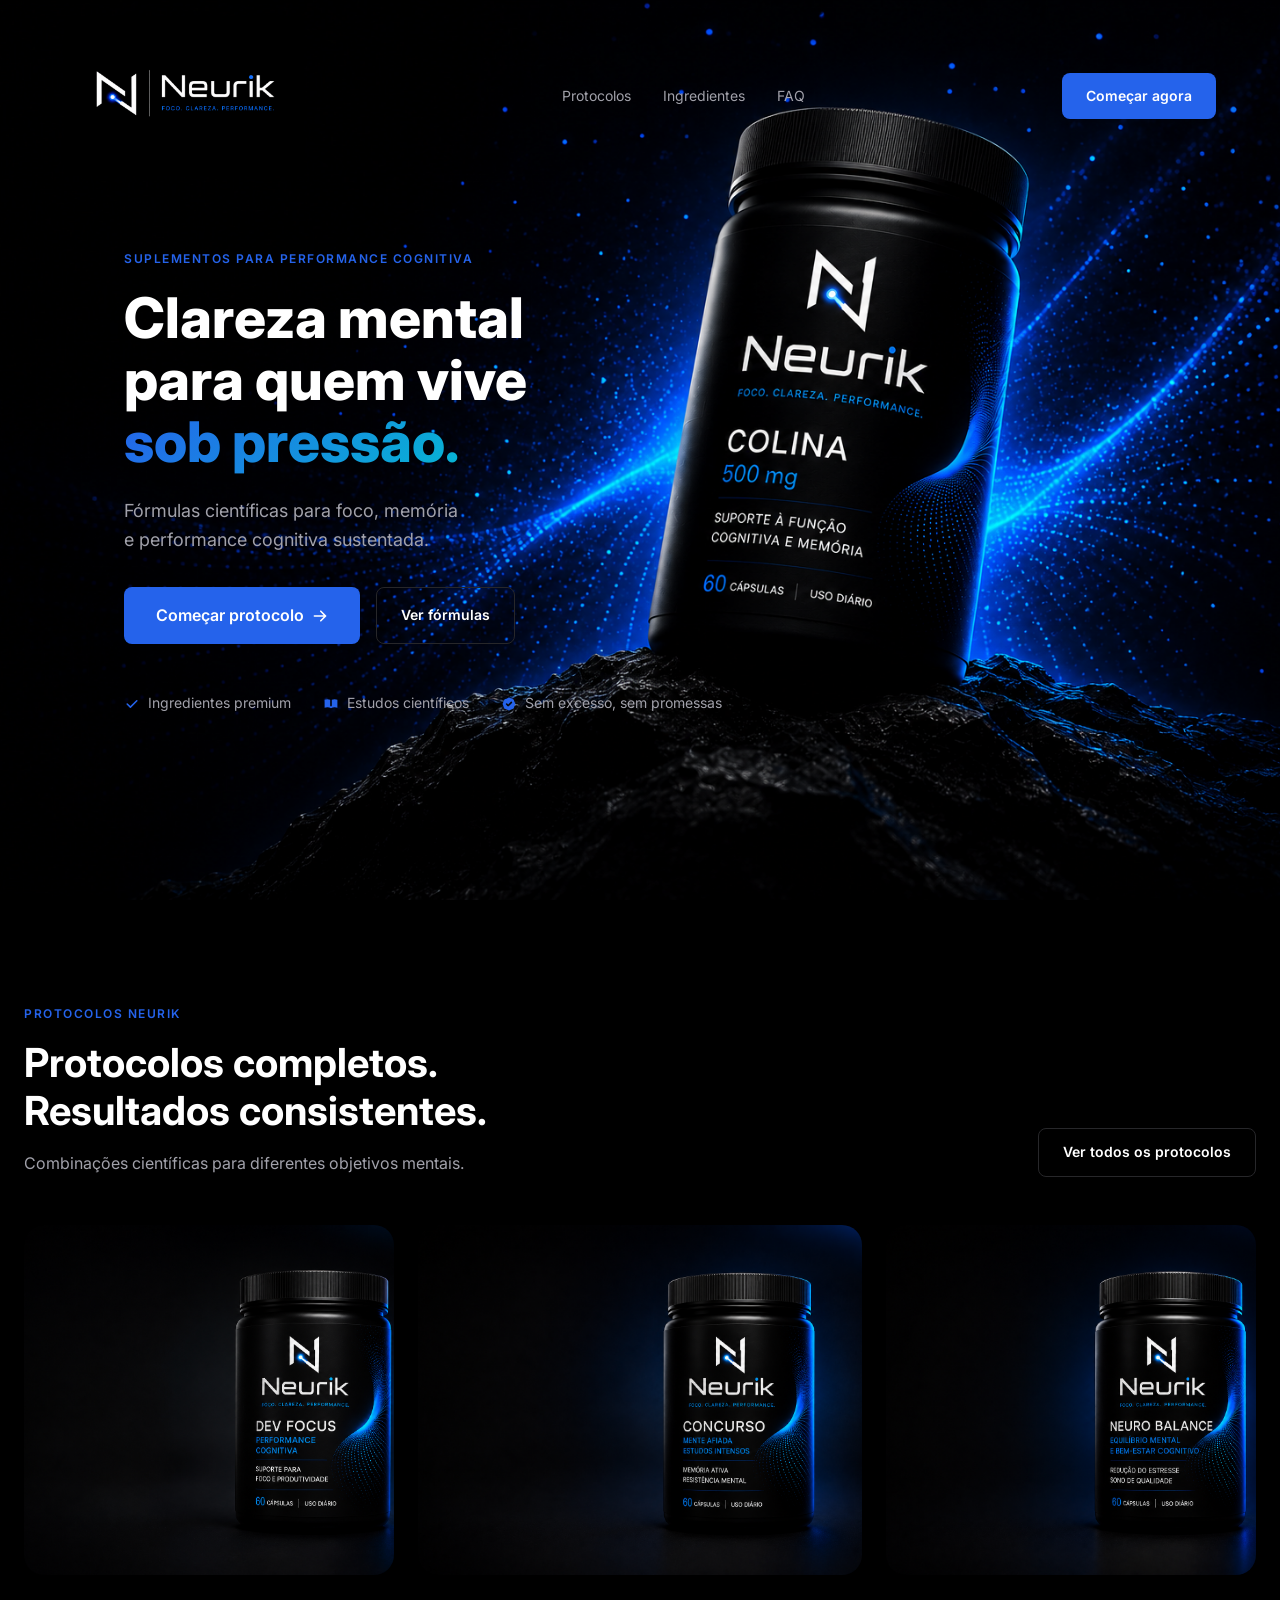
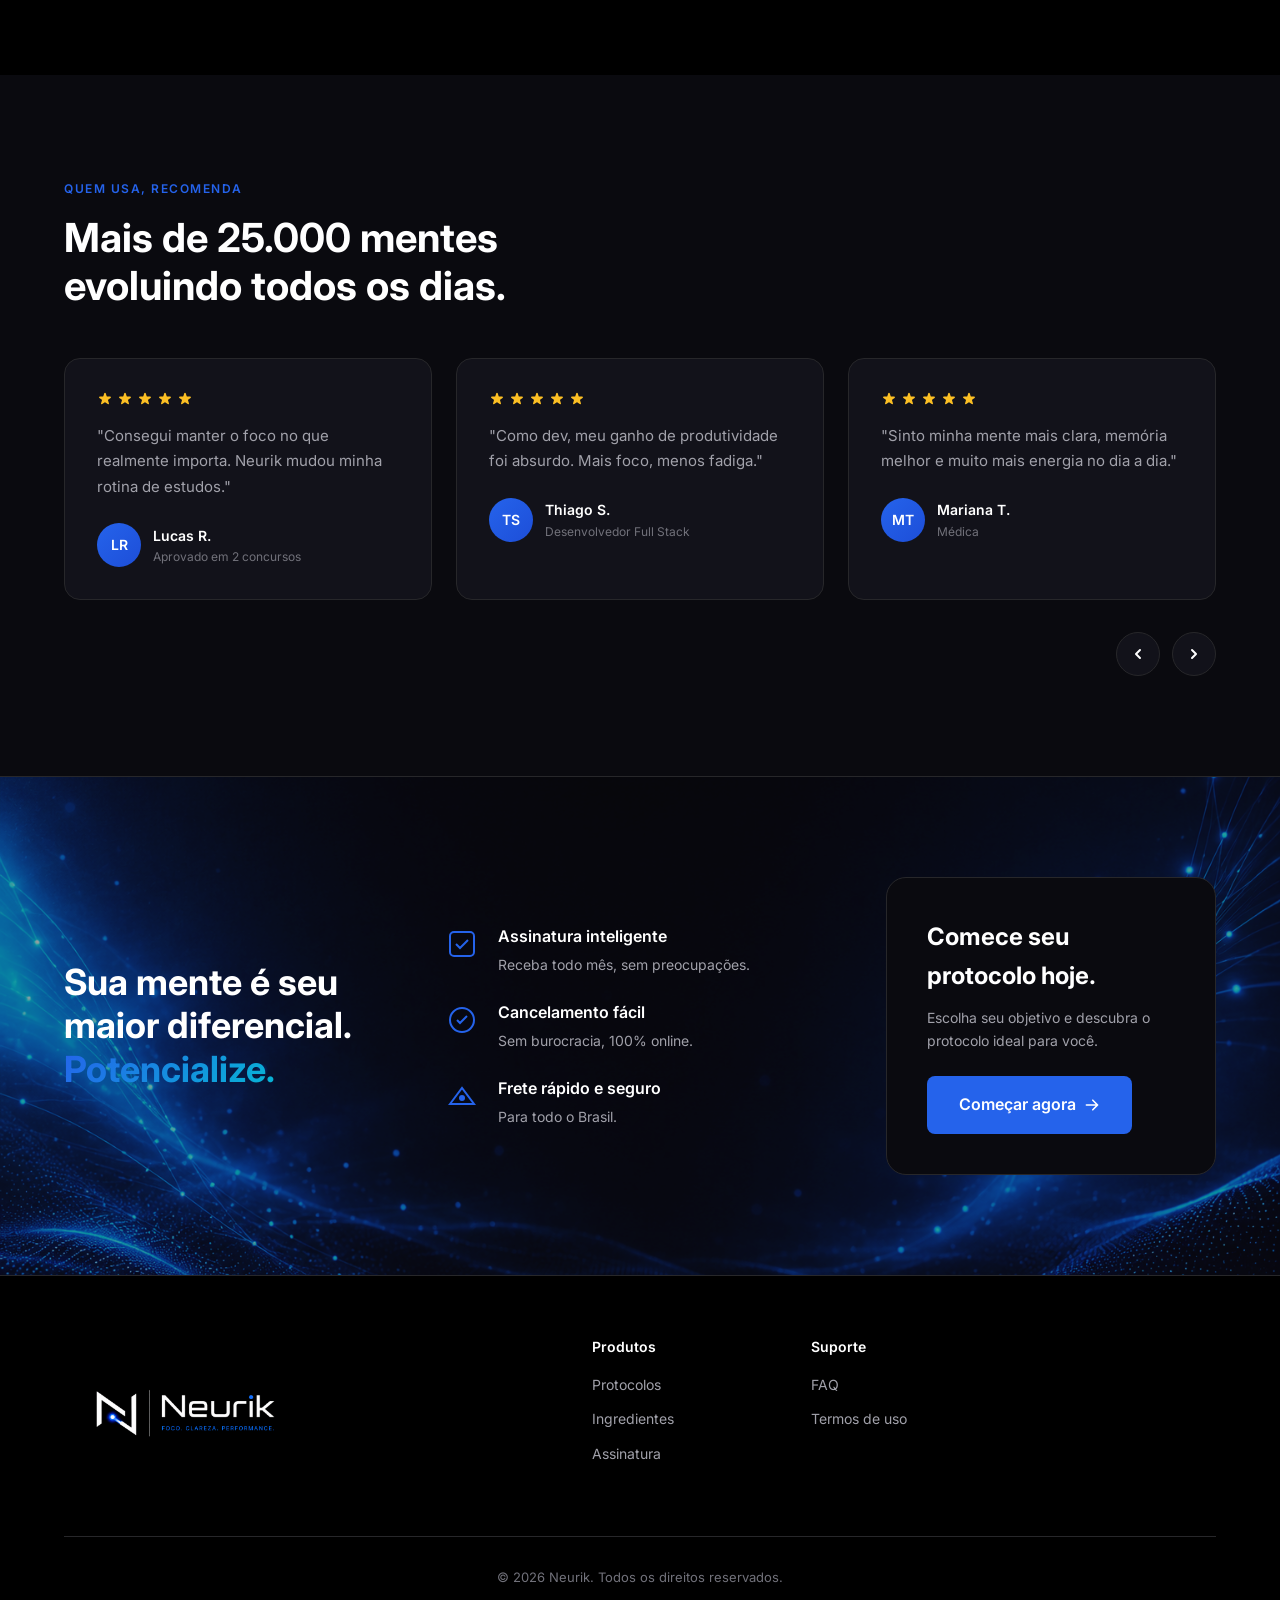
<file: index.html>
<!DOCTYPE html>
<html lang="pt-BR">
<head>
    <meta charset="UTF-8">
    <meta name="viewport" content="width=device-width, initial-scale=1.0">
    <title>Neurik - Suplementos para Performance Cognitiva</title>
    <link rel="icon" type="image/png" sizes="32x32" href="img/favicon-32x32.png">
    <link rel="stylesheet" href="styles.css">
    <link rel="preconnect" href="https://fonts.googleapis.com">
    <link rel="preconnect" href="https://fonts.gstatic.com" crossorigin>
    <link href="https://fonts.googleapis.com/css2?family=Inter:wght@400;500;600;700;800&display=swap" rel="stylesheet">
</head>
<body>
    <!-- Header -->
    <header class="header">
        <div class="container">
            <a href="" class="logo">
                <img src="img/logo.png" alt="Neurik" class="logo-img">
            </a>
            <nav class="nav">
                <a href="#protocolos" class="nav-link">Protocolos</a>
                <a href="#ingredientes" class="nav-link">Ingredientes</a>
                <a href="faq.html" class="nav-link">FAQ</a>
            </nav>
            <a href="#comecar" class="btn btn-primary">Começar agora</a>
            <button class="mobile-menu-btn" aria-label="Menu">
                <span></span>
                <span></span>
                <span></span>
            </button>
        </div>
    </header>

    <!-- Hero Section -->
    <section class="hero">
        <div class="hero-bg">
            <img src="img/hero.png" alt="Neurik - Performance Cognitiva" class="hero-bg-img">
        </div>
        <div class="container">
            <div class="hero-content">
                <span class="hero-tag">SUPLEMENTOS PARA PERFORMANCE COGNITIVA</span>
                <h1 class="hero-title">
                    Clareza mental<br>
                    para quem vive<br>
                    <span class="text-gradient">sob pressão.</span>
                </h1>
                <p class="hero-description">
                    Fórmulas científicas para foco, memória<br>
                    e performance cognitiva sustentada.
                </p>
                <div class="hero-buttons">
                    <a href="#comecar" class="btn btn-primary btn-lg">
                        Começar protocolo
                        <svg class="btn-icon" viewBox="0 0 20 20" fill="currentColor">
                            <path d="M10.293 3.293a1 1 0 011.414 0l6 6a1 1 0 010 1.414l-6 6a1 1 0 01-1.414-1.414L14.586 11H3a1 1 0 110-2h11.586l-4.293-4.293a1 1 0 010-1.414z"/>
                        </svg>
                    </a>
                    <a href="#formulas" class="btn btn-outline">Ver fórmulas</a>
                </div>
                <div class="hero-features">
                    <div class="hero-feature">
                        <svg class="feature-icon" viewBox="0 0 20 20" fill="currentColor">
                            <path fill-rule="evenodd" d="M16.707 5.293a1 1 0 010 1.414l-8 8a1 1 0 01-1.414 0l-4-4a1 1 0 011.414-1.414L8 12.586l7.293-7.293a1 1 0 011.414 0z" clip-rule="evenodd"/>
                        </svg>
                        <span>Ingredientes premium</span>
                    </div>
                    <div class="hero-feature">
                        <svg class="feature-icon" viewBox="0 0 20 20" fill="currentColor">
                            <path d="M9 4.804A7.968 7.968 0 005.5 4c-1.255 0-2.443.29-3.5.804v10A7.969 7.969 0 015.5 14c1.669 0 3.218.51 4.5 1.385A7.962 7.962 0 0114.5 14c1.255 0 2.443.29 3.5.804v-10A7.968 7.968 0 0014.5 4c-1.255 0-2.443.29-3.5.804V12a1 1 0 11-2 0V4.804z"/>
                        </svg>
                        <span>Estudos científicos</span>
                    </div>
                    <div class="hero-feature">
                        <svg class="feature-icon" viewBox="0 0 20 20" fill="currentColor">
                            <path fill-rule="evenodd" d="M6.267 3.455a3.066 3.066 0 001.745-.723 3.066 3.066 0 013.976 0 3.066 3.066 0 001.745.723 3.066 3.066 0 012.812 2.812c.051.643.304 1.254.723 1.745a3.066 3.066 0 010 3.976 3.066 3.066 0 00-.723 1.745 3.066 3.066 0 01-2.812 2.812 3.066 3.066 0 00-1.745.723 3.066 3.066 0 01-3.976 0 3.066 3.066 0 00-1.745-.723 3.066 3.066 0 01-2.812-2.812 3.066 3.066 0 00-.723-1.745 3.066 3.066 0 010-3.976 3.066 3.066 0 00.723-1.745 3.066 3.066 0 012.812-2.812zm7.44 5.252a1 1 0 00-1.414-1.414L9 10.586 7.707 9.293a1 1 0 00-1.414 1.414l2 2a1 1 0 001.414 0l4-4z" clip-rule="evenodd"/>
                        </svg>
                        <span>Sem excesso, sem promessas</span>
                    </div>
                </div>
            </div>
        </div>
    </section>

    <!-- Protocols Section -->
    <section class="protocols" id="protocolos">
        <div class="container">
            <div class="protocols-header">
                <div class="protocols-intro">
                    <span class="section-tag">PROTOCOLOS NEURIK</span>
                    <h2 class="section-title">
                        Protocolos completos.<br>
                        Resultados consistentes.
                    </h2>
                    <p class="section-description">Combinações científicas para diferentes objetivos mentais.</p>
                </div>
                <a href="#todos-protocolos" class="btn btn-outline">Ver todos os protocolos</a>
            </div>
            <div class="protocols-grid">
                <div class="protocol-card protocol-card-image">
                    <img src="img/dev-focus.png" alt="Dev Focus" class="protocol-full-img">
                    <div class="protocol-overlay">
                        <span class="protocol-tag">PERFORMANCE COGNITIVA</span>
                        <h3 class="protocol-name">Dev Focus</h3>
                        <p class="protocol-desc">Suporte para foco e produtividade</p>
                        <div class="protocol-benefits">
                            <span>Concentração</span>
                            <span>Clareza mental</span>
                        </div>
                        <div class="protocol-info">
                            <span>60 cápsulas</span>
                            <span>Uso diário</span>
                        </div>
                        <a href="#" class="btn btn-primary btn-sm">Conhecer</a>
                    </div>
                </div>
                <div class="protocol-card protocol-card-image protocol-card-wide">
                    <img src="img/concurso.png" alt="Concurso" class="protocol-full-img">
                    <div class="protocol-overlay">
                        <span class="protocol-tag">MENTE AFIADA</span>
                        <h3 class="protocol-name">Concurso</h3>
                        <p class="protocol-desc">Estudos intensos e alta performance</p>
                        <div class="protocol-benefits">
                            <span>Memória ativa</span>
                            <span>Resistência mental</span>
                        </div>
                        <div class="protocol-info">
                            <span>60 cápsulas</span>
                            <span>Uso diário</span>
                        </div>
                        <a href="#" class="btn btn-primary btn-sm">Conhecer</a>
                    </div>
                </div>
                <div class="protocol-card protocol-card-image">
                    <img src="img/neuro-balance.png" alt="Neuro Balance" class="protocol-full-img">
                    <div class="protocol-overlay">
                        <span class="protocol-tag">EQUILÍBRIO MENTAL</span>
                        <h3 class="protocol-name">Neuro Balance</h3>
                        <p class="protocol-desc">Bem-estar cognitivo e relaxamento</p>
                        <div class="protocol-benefits">
                            <span>Redução do estresse</span>
                            <span>Sono de qualidade</span>
                        </div>
                        <div class="protocol-info">
                            <span>60 cápsulas</span>
                            <span>Uso diário</span>
                        </div>
                        <a href="#" class="btn btn-primary btn-sm">Conhecer</a>
                    </div>
                </div>
            </div>
        </div>
    </section>

    <!-- Routine Section -->
    <section class="routine" style="display: none;">
        <div class="container">
            <div class="routine-header">
                <span class="section-tag">SUA ROTINA, OTIMIZADA</span>
                <h2 class="section-title">O cérebro certo, na hora certa.</h2>
                <p class="section-description">Protocolos pensados para acompanhar o seu dia.</p>
            </div>
            <div class="routine-timeline">
                <div class="timeline-track">
                    <div class="timeline-line"></div>
                    <div class="timeline-dot active" data-time="manha"></div>
                    <div class="timeline-dot" data-time="trabalho"></div>
                    <div class="timeline-dot" data-time="noite"></div>
                </div>
                <div class="routine-cards">
                    <div class="routine-card">
                        <div class="routine-icon">
                            <svg viewBox="0 0 40 40" fill="none">
                                <circle cx="20" cy="20" r="12" stroke="#2563EB" stroke-width="2"/>
                                <path d="M20 12V20L26 24" stroke="#2563EB" stroke-width="2" stroke-linecap="round"/>
                            </svg>
                        </div>
                        <h3 class="routine-title">Manhã</h3>
                        <h4 class="routine-subtitle">Ativação e foco</h4>
                        <p class="routine-description">Ingredientes que despertam sua melhor versão.</p>
                    </div>
                    <div class="routine-card">
                        <div class="routine-icon">
                            <svg viewBox="0 0 40 40" fill="none">
                                <rect x="8" y="12" width="24" height="16" rx="2" stroke="#2563EB" stroke-width="2"/>
                                <line x1="12" y1="20" x2="28" y2="20" stroke="#2563EB" stroke-width="2"/>
                            </svg>
                        </div>
                        <h3 class="routine-title">Trabalho/Estudos</h3>
                        <h4 class="routine-subtitle">Performance sustentada</h4>
                        <p class="routine-description">Foco, memória e clareza durante horas.</p>
                    </div>
                    <div class="routine-card">
                        <div class="routine-icon">
                            <svg viewBox="0 0 40 40" fill="none">
                                <path d="M20 8C13.373 8 8 13.373 8 20s5.373 12 12 12c.657 0 1.197-.533 1.197-1.19 0-.312-.12-.59-.32-.804-.195-.21-.317-.496-.317-.806 0-.657.54-1.2 1.197-1.2H24c4.418 0 8-3.582 8-8 0-5.523-5.373-10-12-10z" stroke="#2563EB" stroke-width="2"/>
                            </svg>
                        </div>
                        <h3 class="routine-title">Noite</h3>
                        <h4 class="routine-subtitle">Recuperação mental</h4>
                        <p class="routine-description">Suporte para relaxar e consolidar o aprendizado.</p>
                    </div>
                </div>
            </div>
        </div>
    </section>

    <!-- Testimonials Section -->
    <section class="testimonials">
        <div class="container">
            <div class="testimonials-header">
                <span class="section-tag">QUEM USA, RECOMENDA</span>
                <h2 class="section-title">
                    Mais de 25.000 mentes<br>
                    evoluindo todos os dias.
                </h2>
            </div>
            <div class="testimonials-carousel">
                <div class="testimonials-track">
                    <div class="testimonial-card">
                        <div class="testimonial-stars">
                            <svg viewBox="0 0 20 20" fill="currentColor"><path d="M9.049 2.927c.3-.921 1.603-.921 1.902 0l1.07 3.292a1 1 0 00.95.69h3.462c.969 0 1.371 1.24.588 1.81l-2.8 2.034a1 1 0 00-.364 1.118l1.07 3.292c.3.921-.755 1.688-1.54 1.118l-2.8-2.034a1 1 0 00-1.175 0l-2.8 2.034c-.784.57-1.838-.197-1.539-1.118l1.07-3.292a1 1 0 00-.364-1.118L2.98 8.72c-.783-.57-.38-1.81.588-1.81h3.461a1 1 0 00.951-.69l1.07-3.292z"/></svg>
                            <svg viewBox="0 0 20 20" fill="currentColor"><path d="M9.049 2.927c.3-.921 1.603-.921 1.902 0l1.07 3.292a1 1 0 00.95.69h3.462c.969 0 1.371 1.24.588 1.81l-2.8 2.034a1 1 0 00-.364 1.118l1.07 3.292c.3.921-.755 1.688-1.54 1.118l-2.8-2.034a1 1 0 00-1.175 0l-2.8 2.034c-.784.57-1.838-.197-1.539-1.118l1.07-3.292a1 1 0 00-.364-1.118L2.98 8.72c-.783-.57-.38-1.81.588-1.81h3.461a1 1 0 00.951-.69l1.07-3.292z"/></svg>
                            <svg viewBox="0 0 20 20" fill="currentColor"><path d="M9.049 2.927c.3-.921 1.603-.921 1.902 0l1.07 3.292a1 1 0 00.95.69h3.462c.969 0 1.371 1.24.588 1.81l-2.8 2.034a1 1 0 00-.364 1.118l1.07 3.292c.3.921-.755 1.688-1.54 1.118l-2.8-2.034a1 1 0 00-1.175 0l-2.8 2.034c-.784.57-1.838-.197-1.539-1.118l1.07-3.292a1 1 0 00-.364-1.118L2.98 8.72c-.783-.57-.38-1.81.588-1.81h3.461a1 1 0 00.951-.69l1.07-3.292z"/></svg>
                            <svg viewBox="0 0 20 20" fill="currentColor"><path d="M9.049 2.927c.3-.921 1.603-.921 1.902 0l1.07 3.292a1 1 0 00.95.69h3.462c.969 0 1.371 1.24.588 1.81l-2.8 2.034a1 1 0 00-.364 1.118l1.07 3.292c.3.921-.755 1.688-1.54 1.118l-2.8-2.034a1 1 0 00-1.175 0l-2.8 2.034c-.784.57-1.838-.197-1.539-1.118l1.07-3.292a1 1 0 00-.364-1.118L2.98 8.72c-.783-.57-.38-1.81.588-1.81h3.461a1 1 0 00.951-.69l1.07-3.292z"/></svg>
                            <svg viewBox="0 0 20 20" fill="currentColor"><path d="M9.049 2.927c.3-.921 1.603-.921 1.902 0l1.07 3.292a1 1 0 00.95.69h3.462c.969 0 1.371 1.24.588 1.81l-2.8 2.034a1 1 0 00-.364 1.118l1.07 3.292c.3.921-.755 1.688-1.54 1.118l-2.8-2.034a1 1 0 00-1.175 0l-2.8 2.034c-.784.57-1.838-.197-1.539-1.118l1.07-3.292a1 1 0 00-.364-1.118L2.98 8.72c-.783-.57-.38-1.81.588-1.81h3.461a1 1 0 00.951-.69l1.07-3.292z"/></svg>
                        </div>
                        <p class="testimonial-text">"Consegui manter o foco no que realmente importa. Neurik mudou minha rotina de estudos."</p>
                        <div class="testimonial-author">
                            <div class="author-avatar">
                                <span>LR</span>
                            </div>
                            <div class="author-info">
                                <span class="author-name">Lucas R.</span>
                                <span class="author-role">Aprovado em 2 concursos</span>
                            </div>
                        </div>
                    </div>
                    <div class="testimonial-card">
                        <div class="testimonial-stars">
                            <svg viewBox="0 0 20 20" fill="currentColor"><path d="M9.049 2.927c.3-.921 1.603-.921 1.902 0l1.07 3.292a1 1 0 00.95.69h3.462c.969 0 1.371 1.24.588 1.81l-2.8 2.034a1 1 0 00-.364 1.118l1.07 3.292c.3.921-.755 1.688-1.54 1.118l-2.8-2.034a1 1 0 00-1.175 0l-2.8 2.034c-.784.57-1.838-.197-1.539-1.118l1.07-3.292a1 1 0 00-.364-1.118L2.98 8.72c-.783-.57-.38-1.81.588-1.81h3.461a1 1 0 00.951-.69l1.07-3.292z"/></svg>
                            <svg viewBox="0 0 20 20" fill="currentColor"><path d="M9.049 2.927c.3-.921 1.603-.921 1.902 0l1.07 3.292a1 1 0 00.95.69h3.462c.969 0 1.371 1.24.588 1.81l-2.8 2.034a1 1 0 00-.364 1.118l1.07 3.292c.3.921-.755 1.688-1.54 1.118l-2.8-2.034a1 1 0 00-1.175 0l-2.8 2.034c-.784.57-1.838-.197-1.539-1.118l1.07-3.292a1 1 0 00-.364-1.118L2.98 8.72c-.783-.57-.38-1.81.588-1.81h3.461a1 1 0 00.951-.69l1.07-3.292z"/></svg>
                            <svg viewBox="0 0 20 20" fill="currentColor"><path d="M9.049 2.927c.3-.921 1.603-.921 1.902 0l1.07 3.292a1 1 0 00.95.69h3.462c.969 0 1.371 1.24.588 1.81l-2.8 2.034a1 1 0 00-.364 1.118l1.07 3.292c.3.921-.755 1.688-1.54 1.118l-2.8-2.034a1 1 0 00-1.175 0l-2.8 2.034c-.784.57-1.838-.197-1.539-1.118l1.07-3.292a1 1 0 00-.364-1.118L2.98 8.72c-.783-.57-.38-1.81.588-1.81h3.461a1 1 0 00.951-.69l1.07-3.292z"/></svg>
                            <svg viewBox="0 0 20 20" fill="currentColor"><path d="M9.049 2.927c.3-.921 1.603-.921 1.902 0l1.07 3.292a1 1 0 00.95.69h3.462c.969 0 1.371 1.24.588 1.81l-2.8 2.034a1 1 0 00-.364 1.118l1.07 3.292c.3.921-.755 1.688-1.54 1.118l-2.8-2.034a1 1 0 00-1.175 0l-2.8 2.034c-.784.57-1.838-.197-1.539-1.118l1.07-3.292a1 1 0 00-.364-1.118L2.98 8.72c-.783-.57-.38-1.81.588-1.81h3.461a1 1 0 00.951-.69l1.07-3.292z"/></svg>
                            <svg viewBox="0 0 20 20" fill="currentColor"><path d="M9.049 2.927c.3-.921 1.603-.921 1.902 0l1.07 3.292a1 1 0 00.95.69h3.462c.969 0 1.371 1.24.588 1.81l-2.8 2.034a1 1 0 00-.364 1.118l1.07 3.292c.3.921-.755 1.688-1.54 1.118l-2.8-2.034a1 1 0 00-1.175 0l-2.8 2.034c-.784.57-1.838-.197-1.539-1.118l1.07-3.292a1 1 0 00-.364-1.118L2.98 8.72c-.783-.57-.38-1.81.588-1.81h3.461a1 1 0 00.951-.69l1.07-3.292z"/></svg>
                        </div>
                        <p class="testimonial-text">"Como dev, meu ganho de produtividade foi absurdo. Mais foco, menos fadiga."</p>
                        <div class="testimonial-author">
                            <div class="author-avatar">
                                <span>TS</span>
                            </div>
                            <div class="author-info">
                                <span class="author-name">Thiago S.</span>
                                <span class="author-role">Desenvolvedor Full Stack</span>
                            </div>
                        </div>
                    </div>
                    <div class="testimonial-card">
                        <div class="testimonial-stars">
                            <svg viewBox="0 0 20 20" fill="currentColor"><path d="M9.049 2.927c.3-.921 1.603-.921 1.902 0l1.07 3.292a1 1 0 00.95.69h3.462c.969 0 1.371 1.24.588 1.81l-2.8 2.034a1 1 0 00-.364 1.118l1.07 3.292c.3.921-.755 1.688-1.54 1.118l-2.8-2.034a1 1 0 00-1.175 0l-2.8 2.034c-.784.57-1.838-.197-1.539-1.118l1.07-3.292a1 1 0 00-.364-1.118L2.98 8.72c-.783-.57-.38-1.81.588-1.81h3.461a1 1 0 00.951-.69l1.07-3.292z"/></svg>
                            <svg viewBox="0 0 20 20" fill="currentColor"><path d="M9.049 2.927c.3-.921 1.603-.921 1.902 0l1.07 3.292a1 1 0 00.95.69h3.462c.969 0 1.371 1.24.588 1.81l-2.8 2.034a1 1 0 00-.364 1.118l1.07 3.292c.3.921-.755 1.688-1.54 1.118l-2.8-2.034a1 1 0 00-1.175 0l-2.8 2.034c-.784.57-1.838-.197-1.539-1.118l1.07-3.292a1 1 0 00-.364-1.118L2.98 8.72c-.783-.57-.38-1.81.588-1.81h3.461a1 1 0 00.951-.69l1.07-3.292z"/></svg>
                            <svg viewBox="0 0 20 20" fill="currentColor"><path d="M9.049 2.927c.3-.921 1.603-.921 1.902 0l1.07 3.292a1 1 0 00.95.69h3.462c.969 0 1.371 1.24.588 1.81l-2.8 2.034a1 1 0 00-.364 1.118l1.07 3.292c.3.921-.755 1.688-1.54 1.118l-2.8-2.034a1 1 0 00-1.175 0l-2.8 2.034c-.784.57-1.838-.197-1.539-1.118l1.07-3.292a1 1 0 00-.364-1.118L2.98 8.72c-.783-.57-.38-1.81.588-1.81h3.461a1 1 0 00.951-.69l1.07-3.292z"/></svg>
                            <svg viewBox="0 0 20 20" fill="currentColor"><path d="M9.049 2.927c.3-.921 1.603-.921 1.902 0l1.07 3.292a1 1 0 00.95.69h3.462c.969 0 1.371 1.24.588 1.81l-2.8 2.034a1 1 0 00-.364 1.118l1.07 3.292c.3.921-.755 1.688-1.54 1.118l-2.8-2.034a1 1 0 00-1.175 0l-2.8 2.034c-.784.57-1.838-.197-1.539-1.118l1.07-3.292a1 1 0 00-.364-1.118L2.98 8.72c-.783-.57-.38-1.81.588-1.81h3.461a1 1 0 00.951-.69l1.07-3.292z"/></svg>
                            <svg viewBox="0 0 20 20" fill="currentColor"><path d="M9.049 2.927c.3-.921 1.603-.921 1.902 0l1.07 3.292a1 1 0 00.95.69h3.462c.969 0 1.371 1.24.588 1.81l-2.8 2.034a1 1 0 00-.364 1.118l1.07 3.292c.3.921-.755 1.688-1.54 1.118l-2.8-2.034a1 1 0 00-1.175 0l-2.8 2.034c-.784.57-1.838-.197-1.539-1.118l1.07-3.292a1 1 0 00-.364-1.118L2.98 8.72c-.783-.57-.38-1.81.588-1.81h3.461a1 1 0 00.951-.69l1.07-3.292z"/></svg>
                        </div>
                        <p class="testimonial-text">"Sinto minha mente mais clara, memória melhor e muito mais energia no dia a dia."</p>
                        <div class="testimonial-author">
                            <div class="author-avatar">
                                <span>MT</span>
                            </div>
                            <div class="author-info">
                                <span class="author-name">Mariana T.</span>
                                <span class="author-role">Médica</span>
                            </div>
                        </div>
                    </div>
                </div>
                <div class="carousel-controls">
                    <button class="carousel-btn prev" aria-label="Anterior">
                        <svg viewBox="0 0 20 20" fill="currentColor"><path fill-rule="evenodd" d="M12.707 5.293a1 1 0 010 1.414L9.414 10l3.293 3.293a1 1 0 01-1.414 1.414l-4-4a1 1 0 010-1.414l4-4a1 1 0 011.414 0z" clip-rule="evenodd"/></svg>
                    </button>
                    <button class="carousel-btn next" aria-label="Próximo">
                        <svg viewBox="0 0 20 20" fill="currentColor"><path fill-rule="evenodd" d="M7.293 14.707a1 1 0 010-1.414L10.586 10 7.293 6.707a1 1 0 011.414-1.414l4 4a1 1 0 010 1.414l-4 4a1 1 0 01-1.414 0z" clip-rule="evenodd"/></svg>
                    </button>
                </div>
            </div>
        </div>
    </section>

    <!-- CTA Section -->
    <section class="cta-section" id="comecar">
        <div class="cta-bg">
            <img src="img/ultima-div.png" alt="" class="cta-bg-img">
        </div>
        <div class="container">
            <div class="cta-content">
                <div class="cta-left">
                    <h2 class="cta-title">
                        Sua mente é seu<br>
                        maior diferencial.<br>
                        <span class="text-gradient">Potencialize.</span>
                    </h2>
                </div>
                <div class="cta-center">
                    <div class="cta-feature">
                        <div class="cta-feature-icon">
                            <svg viewBox="0 0 40 40" fill="none">
                                <rect x="8" y="8" width="24" height="24" rx="4" stroke="#2563EB" stroke-width="2"/>
                                <path d="M14 20L18 24L26 16" stroke="#2563EB" stroke-width="2"/>
                            </svg>
                        </div>
                        <div class="cta-feature-content">
                            <h4>Assinatura inteligente</h4>
                            <p>Receba todo mês, sem preocupações.</p>
                        </div>
                    </div>
                    <div class="cta-feature">
                        <div class="cta-feature-icon">
                            <svg viewBox="0 0 40 40" fill="none">
                                <circle cx="20" cy="20" r="12" stroke="#2563EB" stroke-width="2"/>
                                <path d="M15 20L18 23L25 16" stroke="#2563EB" stroke-width="2"/>
                            </svg>
                        </div>
                        <div class="cta-feature-content">
                            <h4>Cancelamento fácil</h4>
                            <p>Sem burocracia, 100% online.</p>
                        </div>
                    </div>
                    <div class="cta-feature">
                        <div class="cta-feature-icon">
                            <svg viewBox="0 0 40 40" fill="none">
                                <path d="M8 28L20 12L32 28H8Z" stroke="#2563EB" stroke-width="2"/>
                                <circle cx="20" cy="22" r="3" fill="#2563EB"/>
                            </svg>
                        </div>
                        <div class="cta-feature-content">
                            <h4>Frete rápido e seguro</h4>
                            <p>Para todo o Brasil.</p>
                        </div>
                    </div>
                </div>
                <div class="cta-right">
                    <div class="cta-box">
                        <h3>Comece seu protocolo hoje.</h3>
                        <p>Escolha seu objetivo e descubra o protocolo ideal para você.</p>
                        <a href="#protocolo" class="btn btn-primary btn-lg">
                            Começar agora
                            <svg class="btn-icon" viewBox="0 0 20 20" fill="currentColor">
                                <path d="M10.293 3.293a1 1 0 011.414 0l6 6a1 1 0 010 1.414l-6 6a1 1 0 01-1.414-1.414L14.586 11H3a1 1 0 110-2h11.586l-4.293-4.293a1 1 0 010-1.414z"/>
                            </svg>
                        </a>
                    </div>
                </div>
            </div>
        </div>
    </section>

    <!-- Footer -->
    <footer class="footer">
        <div class="container">
            <div class="footer-content">
                <div class="footer-brand">
                    <a href="#" class="logo">
                        <img src="img/logo.png" alt="Neurik" class="logo-img">
                    </a>
                </div>
                <div class="footer-links">
                    <div class="footer-column">
                        <h4>Produtos</h4>
                        <a href="#protocolos">Protocolos</a>
                        <a href="#ingredientes">Ingredientes</a>
                        <a href="#">Assinatura</a>
                    </div>
                    <div class="footer-column">
                        <h4>Suporte</h4>
                        <a href="faq.html">FAQ</a>
                        <a href="termos.html">Termos de uso</a>
                    </div>
                </div>
            </div>
            <div class="footer-bottom">
                <p>&copy; <span id="current-year"></span> Neurik. Todos os direitos reservados.</p>
            </div>
        </div>
    </footer>

    <script src="script.js"></script>
</body>
</html>
</file>
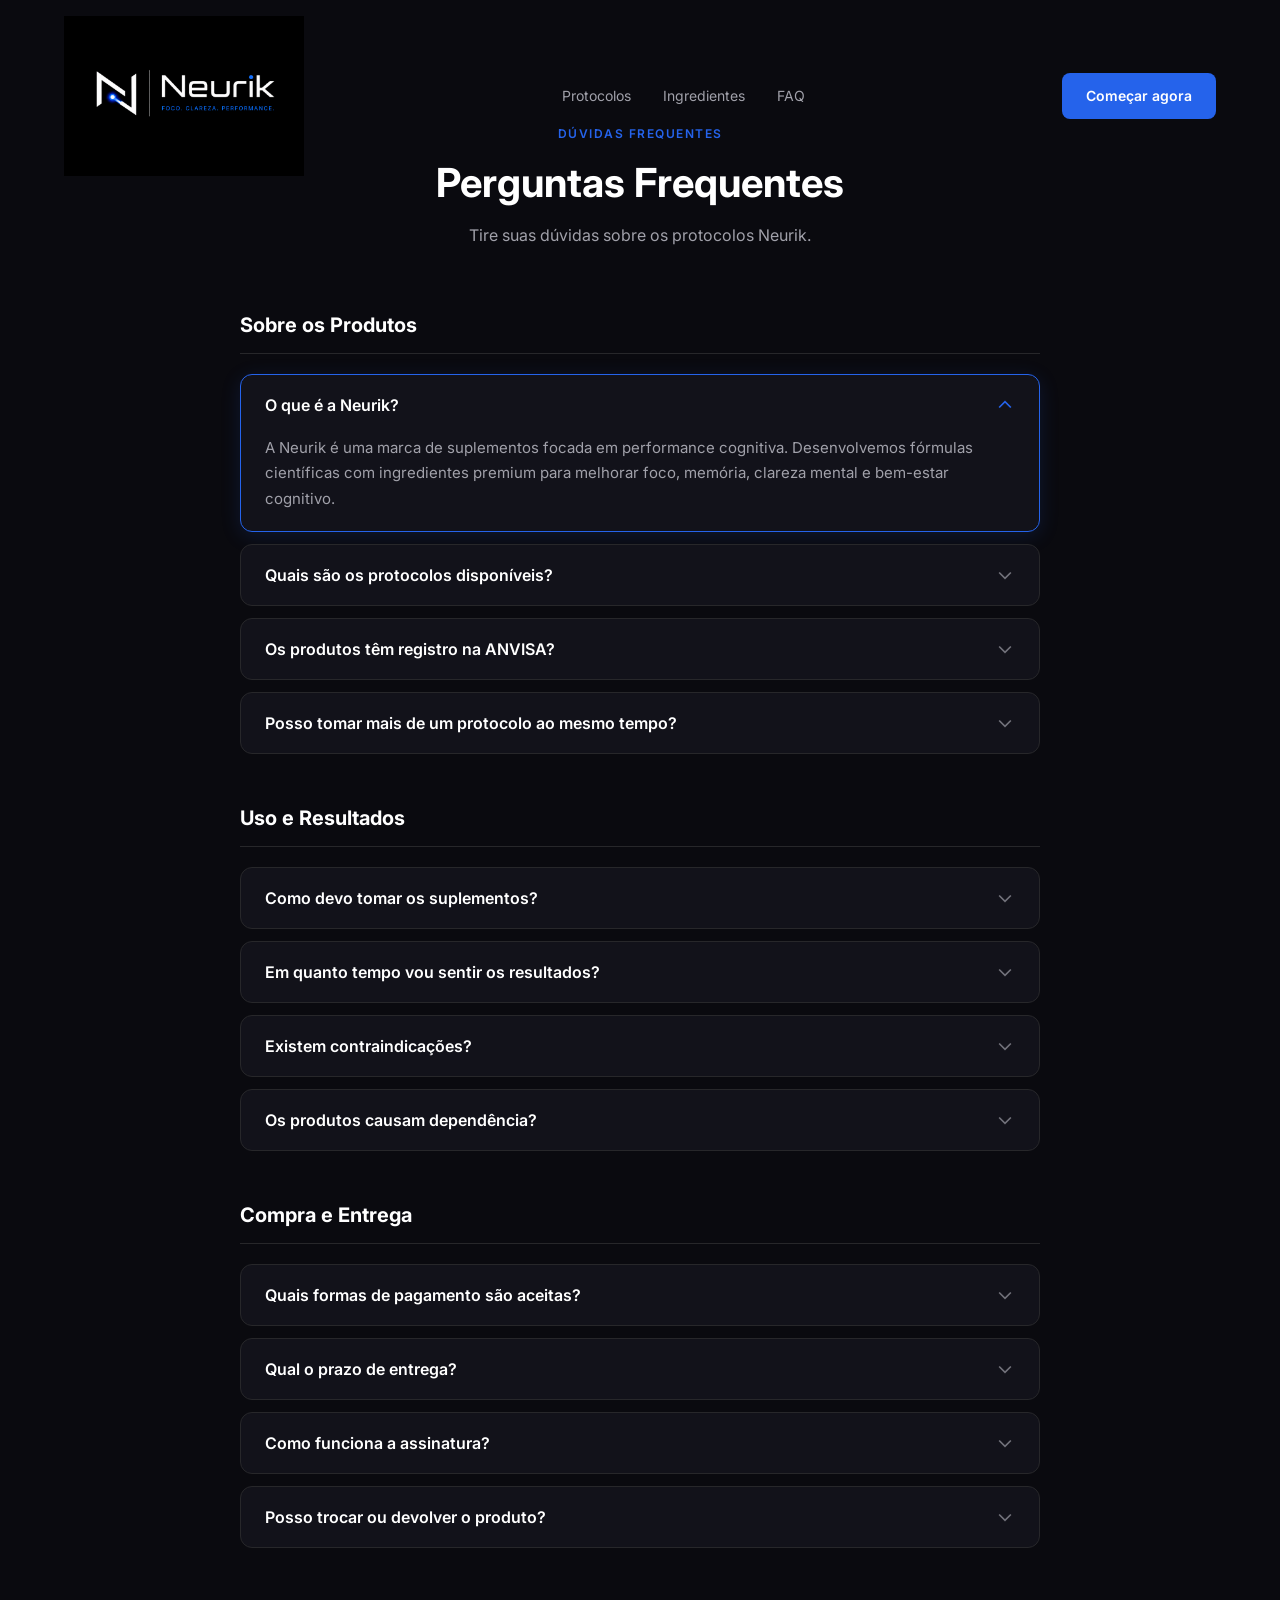
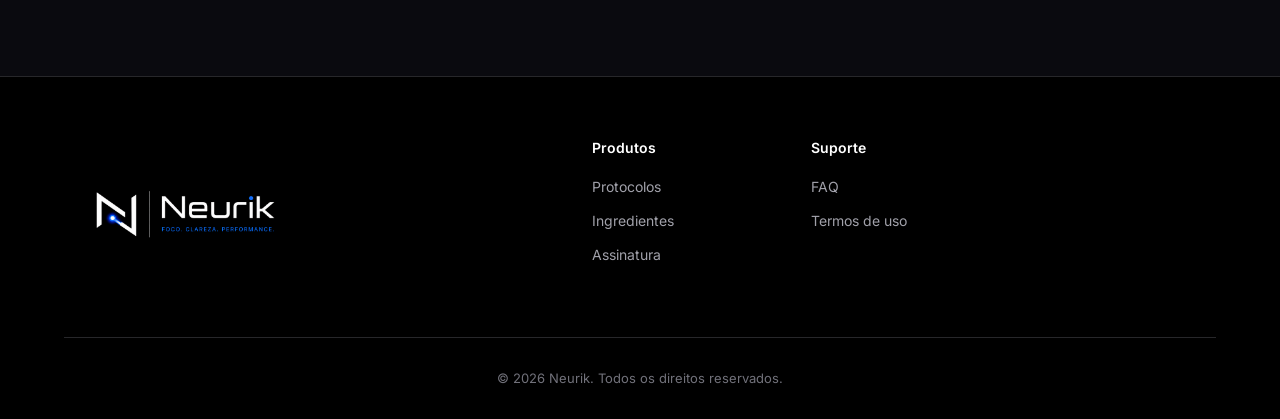
<file: faq.html>
<!DOCTYPE html>
<html lang="pt-BR">
<head>
    <meta charset="UTF-8">
    <meta name="viewport" content="width=device-width, initial-scale=1.0">
    <title>FAQ - Neurik</title>
    <link rel="icon" type="image/png" sizes="32x32" href="img/favicon-32x32.png">
    <link rel="stylesheet" href="styles.css">
    <link rel="preconnect" href="https://fonts.googleapis.com">
    <link rel="preconnect" href="https://fonts.gstatic.com" crossorigin>
    <link href="https://fonts.googleapis.com/css2?family=Inter:wght@400;500;600;700;800&display=swap" rel="stylesheet">
</head>
<body>
    <!-- Header -->
    <header class="header">
        <div class="container">
            <a href="index.html" class="logo">
                <img src="img/logo.png" alt="Neurik" class="logo-img">
            </a>
            <nav class="nav">
                <a href="index.html#protocolos" class="nav-link">Protocolos</a>
                <a href="index.html#ingredientes" class="nav-link">Ingredientes</a>
                <a href="faq.html" class="nav-link active">FAQ</a>
            </nav>
            <a href="index.html#comecar" class="btn btn-primary">Começar agora</a>
            <button class="mobile-menu-btn" aria-label="Menu">
                <span></span>
                <span></span>
                <span></span>
            </button>
        </div>
    </header>

    <!-- FAQ Section -->
    <section class="faq-section">
        <div class="container">
            <div class="faq-header">
                <span class="section-tag">DÚVIDAS FREQUENTES</span>
                <h1 class="section-title">Perguntas Frequentes</h1>
                <p class="section-description">Tire suas dúvidas sobre os protocolos Neurik.</p>
            </div>

            <div class="faq-content">
                <div class="faq-category">
                    <h2 class="faq-category-title">Sobre os Produtos</h2>

                    <div class="accordion">
                        <div class="accordion-item">
                            <button class="accordion-header">
                                <span>O que é a Neurik?</span>
                                <svg class="accordion-icon" viewBox="0 0 24 24" fill="none" stroke="currentColor" stroke-width="2">
                                    <path d="M19 9l-7 7-7-7"/>
                                </svg>
                            </button>
                            <div class="accordion-content">
                                <p>A Neurik é uma marca de suplementos focada em performance cognitiva. Desenvolvemos fórmulas científicas com ingredientes premium para melhorar foco, memória, clareza mental e bem-estar cognitivo.</p>
                            </div>
                        </div>

                        <div class="accordion-item">
                            <button class="accordion-header">
                                <span>Quais são os protocolos disponíveis?</span>
                                <svg class="accordion-icon" viewBox="0 0 24 24" fill="none" stroke="currentColor" stroke-width="2">
                                    <path d="M19 9l-7 7-7-7"/>
                                </svg>
                            </button>
                            <div class="accordion-content">
                                <p>Atualmente oferecemos três protocolos:</p>
                                <ul>
                                    <li><strong>Dev Focus:</strong> Para foco e produtividade em trabalhos que exigem concentração prolongada.</li>
                                    <li><strong>Concurso:</strong> Para estudos intensos, memória ativa e resistência mental.</li>
                                    <li><strong>Neuro Balance:</strong> Para equilíbrio mental, redução do estresse e qualidade do sono.</li>
                                </ul>
                            </div>
                        </div>

                        <div class="accordion-item">
                            <button class="accordion-header">
                                <span>Os produtos têm registro na ANVISA?</span>
                                <svg class="accordion-icon" viewBox="0 0 24 24" fill="none" stroke="currentColor" stroke-width="2">
                                    <path d="M19 9l-7 7-7-7"/>
                                </svg>
                            </button>
                            <div class="accordion-content">
                                <p>Sim, todos os nossos produtos são registrados e seguem as normas da ANVISA para suplementos alimentares. Trabalhamos apenas com ingredientes permitidos e em dosagens seguras.</p>
                            </div>
                        </div>

                        <div class="accordion-item">
                            <button class="accordion-header">
                                <span>Posso tomar mais de um protocolo ao mesmo tempo?</span>
                                <svg class="accordion-icon" viewBox="0 0 24 24" fill="none" stroke="currentColor" stroke-width="2">
                                    <path d="M19 9l-7 7-7-7"/>
                                </svg>
                            </button>
                            <div class="accordion-content">
                                <p>Recomendamos começar com apenas um protocolo para avaliar os resultados. Se desejar combinar protocolos, consulte um profissional de saúde para orientação personalizada.</p>
                            </div>
                        </div>
                    </div>
                </div>

                <div class="faq-category">
                    <h2 class="faq-category-title">Uso e Resultados</h2>

                    <div class="accordion">
                        <div class="accordion-item">
                            <button class="accordion-header">
                                <span>Como devo tomar os suplementos?</span>
                                <svg class="accordion-icon" viewBox="0 0 24 24" fill="none" stroke="currentColor" stroke-width="2">
                                    <path d="M19 9l-7 7-7-7"/>
                                </svg>
                            </button>
                            <div class="accordion-content">
                                <p>Cada protocolo vem com instruções específicas no rótulo. Em geral, recomendamos tomar as cápsulas pela manhã, com água, preferencialmente junto a uma refeição para melhor absorção.</p>
                            </div>
                        </div>

                        <div class="accordion-item">
                            <button class="accordion-header">
                                <span>Em quanto tempo vou sentir os resultados?</span>
                                <svg class="accordion-icon" viewBox="0 0 24 24" fill="none" stroke="currentColor" stroke-width="2">
                                    <path d="M19 9l-7 7-7-7"/>
                                </svg>
                            </button>
                            <div class="accordion-content">
                                <p>Alguns efeitos podem ser percebidos nas primeiras semanas, mas resultados mais consistentes geralmente aparecem após 30 dias de uso contínuo. Cada organismo responde de forma diferente.</p>
                            </div>
                        </div>

                        <div class="accordion-item">
                            <button class="accordion-header">
                                <span>Existem contraindicações?</span>
                                <svg class="accordion-icon" viewBox="0 0 24 24" fill="none" stroke="currentColor" stroke-width="2">
                                    <path d="M19 9l-7 7-7-7"/>
                                </svg>
                            </button>
                            <div class="accordion-content">
                                <p>Nossos suplementos são seguros para a maioria das pessoas. No entanto, gestantes, lactantes, menores de 18 anos e pessoas com condições médicas específicas devem consultar um médico antes de usar. Não exceda a dose recomendada.</p>
                            </div>
                        </div>

                        <div class="accordion-item">
                            <button class="accordion-header">
                                <span>Os produtos causam dependência?</span>
                                <svg class="accordion-icon" viewBox="0 0 24 24" fill="none" stroke="currentColor" stroke-width="2">
                                    <path d="M19 9l-7 7-7-7"/>
                                </svg>
                            </button>
                            <div class="accordion-content">
                                <p>Não. Nossos suplementos são compostos por ingredientes naturais e nootrópicos que não causam dependência física ou psicológica. Você pode parar o uso a qualquer momento.</p>
                            </div>
                        </div>
                    </div>
                </div>

                <div class="faq-category">
                    <h2 class="faq-category-title">Compra e Entrega</h2>

                    <div class="accordion">
                        <div class="accordion-item">
                            <button class="accordion-header">
                                <span>Quais formas de pagamento são aceitas?</span>
                                <svg class="accordion-icon" viewBox="0 0 24 24" fill="none" stroke="currentColor" stroke-width="2">
                                    <path d="M19 9l-7 7-7-7"/>
                                </svg>
                            </button>
                            <div class="accordion-content">
                                <p>Aceitamos cartões de crédito (parcelamento em até 12x), débito, PIX e boleto bancário. Todas as transações são processadas em ambiente seguro.</p>
                            </div>
                        </div>

                        <div class="accordion-item">
                            <button class="accordion-header">
                                <span>Qual o prazo de entrega?</span>
                                <svg class="accordion-icon" viewBox="0 0 24 24" fill="none" stroke="currentColor" stroke-width="2">
                                    <path d="M19 9l-7 7-7-7"/>
                                </svg>
                            </button>
                            <div class="accordion-content">
                                <p>O prazo varia conforme a região. Em média, capitais recebem em 3-5 dias úteis e demais regiões em 5-10 dias úteis. Você receberá o código de rastreamento por e-mail.</p>
                            </div>
                        </div>

                        <div class="accordion-item">
                            <button class="accordion-header">
                                <span>Como funciona a assinatura?</span>
                                <svg class="accordion-icon" viewBox="0 0 24 24" fill="none" stroke="currentColor" stroke-width="2">
                                    <path d="M19 9l-7 7-7-7"/>
                                </svg>
                            </button>
                            <div class="accordion-content">
                                <p>Com a assinatura, você recebe seu protocolo todo mês automaticamente com desconto exclusivo. Você pode cancelar a qualquer momento, sem burocracia, diretamente pelo site.</p>
                            </div>
                        </div>

                        <div class="accordion-item">
                            <button class="accordion-header">
                                <span>Posso trocar ou devolver o produto?</span>
                                <svg class="accordion-icon" viewBox="0 0 24 24" fill="none" stroke="currentColor" stroke-width="2">
                                    <path d="M19 9l-7 7-7-7"/>
                                </svg>
                            </button>
                            <div class="accordion-content">
                                <p>Sim, você tem até 7 dias após o recebimento para solicitar a devolução, conforme o Código de Defesa do Consumidor. O produto deve estar lacrado e em perfeitas condições.</p>
                            </div>
                        </div>
                    </div>
                </div>
            </div>
        </div>
    </section>

    <!-- Footer -->
    <footer class="footer">
        <div class="container">
            <div class="footer-content">
                <div class="footer-brand">
                    <a href="index.html" class="logo">
                        <img src="img/logo.png" alt="Neurik" class="logo-img">
                    </a>
                </div>
                <div class="footer-links">
                    <div class="footer-column">
                        <h4>Produtos</h4>
                        <a href="index.html#protocolos">Protocolos</a>
                        <a href="index.html#ingredientes">Ingredientes</a>
                        <a href="#">Assinatura</a>
                    </div>
                    <div class="footer-column">
                        <h4>Suporte</h4>
                        <a href="faq.html">FAQ</a>
                        <a href="termos.html">Termos de uso</a>
                    </div>
                </div>
            </div>
            <div class="footer-bottom">
                <p>&copy; <span id="current-year"></span> Neurik. Todos os direitos reservados.</p>
            </div>
        </div>
    </footer>

    <script src="script.js"></script>
</body>
</html>
</file>
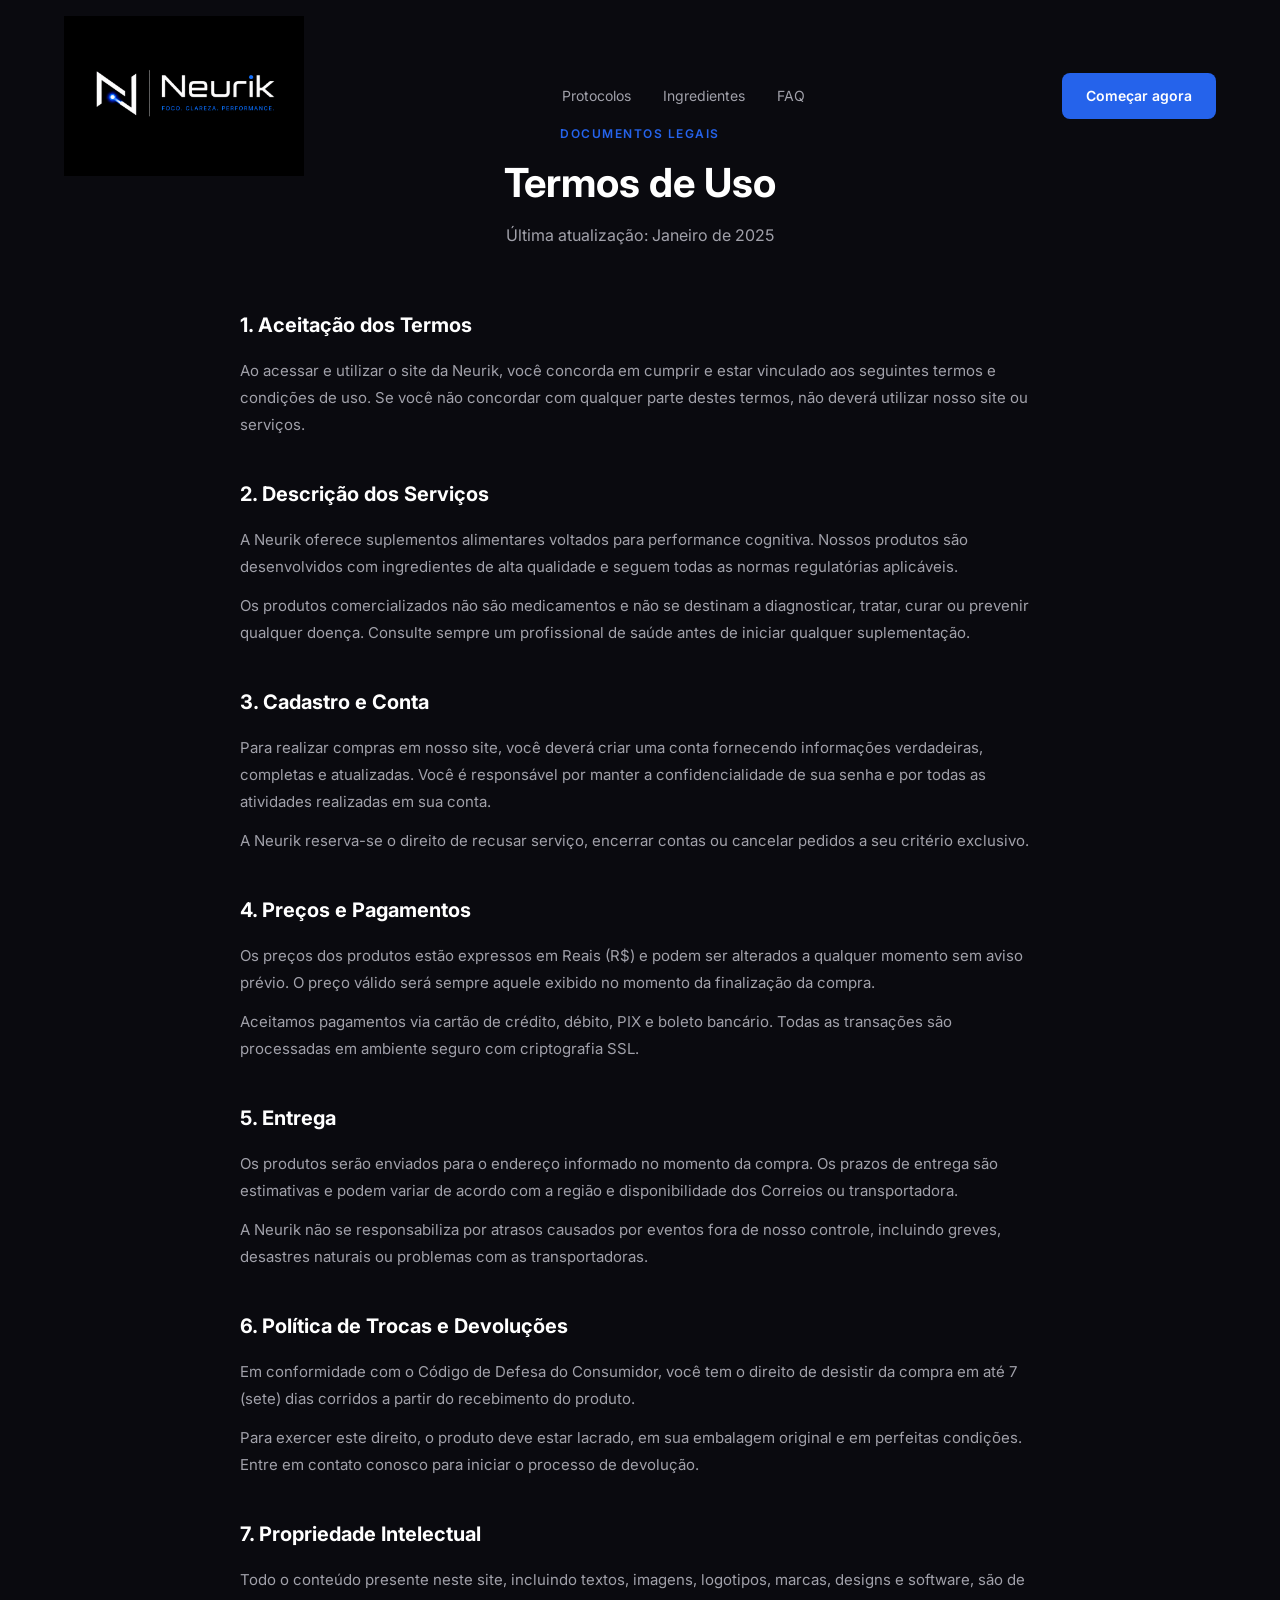
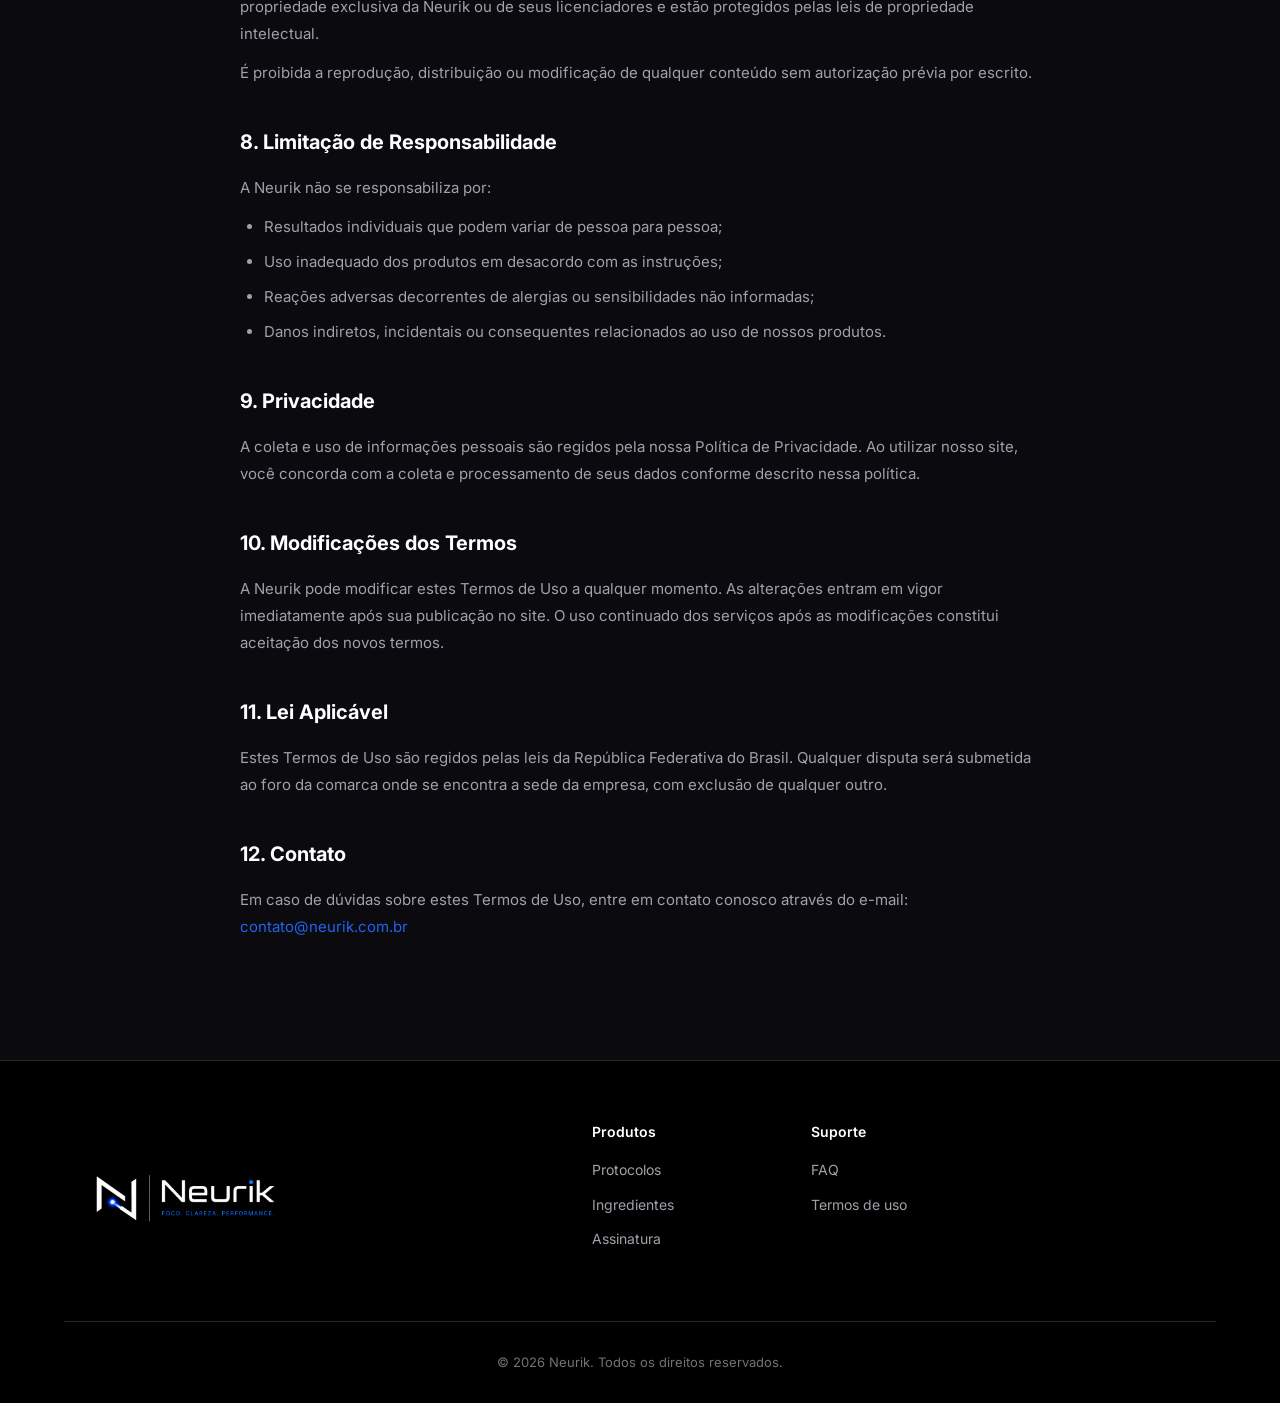
<file: termos.html>
<!DOCTYPE html>
<html lang="pt-BR">
<head>
    <meta charset="UTF-8">
    <meta name="viewport" content="width=device-width, initial-scale=1.0">
    <title>Termos de Uso - Neurik</title>
    <link rel="icon" type="image/png" sizes="32x32" href="img/favicon-32x32.png">
    <link rel="stylesheet" href="styles.css">
    <link rel="preconnect" href="https://fonts.googleapis.com">
    <link rel="preconnect" href="https://fonts.gstatic.com" crossorigin>
    <link href="https://fonts.googleapis.com/css2?family=Inter:wght@400;500;600;700;800&display=swap" rel="stylesheet">
</head>
<body>
    <!-- Header -->
    <header class="header">
        <div class="container">
            <a href="index.html" class="logo">
                <img src="img/logo.png" alt="Neurik" class="logo-img">
            </a>
            <nav class="nav">
                <a href="index.html#protocolos" class="nav-link">Protocolos</a>
                <a href="index.html#ingredientes" class="nav-link">Ingredientes</a>
                <a href="faq.html" class="nav-link">FAQ</a>
            </nav>
            <a href="index.html#comecar" class="btn btn-primary">Começar agora</a>
            <button class="mobile-menu-btn" aria-label="Menu">
                <span></span>
                <span></span>
                <span></span>
            </button>
        </div>
    </header>

    <!-- Terms Section -->
    <section class="terms-section">
        <div class="container">
            <div class="terms-header">
                <span class="section-tag">DOCUMENTOS LEGAIS</span>
                <h1 class="section-title">Termos de Uso</h1>
                <p class="section-description">Última atualização: Janeiro de 2025</p>
            </div>

            <div class="terms-content">
                <div class="terms-block">
                    <h2>1. Aceitação dos Termos</h2>
                    <p>Ao acessar e utilizar o site da Neurik, você concorda em cumprir e estar vinculado aos seguintes termos e condições de uso. Se você não concordar com qualquer parte destes termos, não deverá utilizar nosso site ou serviços.</p>
                </div>

                <div class="terms-block">
                    <h2>2. Descrição dos Serviços</h2>
                    <p>A Neurik oferece suplementos alimentares voltados para performance cognitiva. Nossos produtos são desenvolvidos com ingredientes de alta qualidade e seguem todas as normas regulatórias aplicáveis.</p>
                    <p>Os produtos comercializados não são medicamentos e não se destinam a diagnosticar, tratar, curar ou prevenir qualquer doença. Consulte sempre um profissional de saúde antes de iniciar qualquer suplementação.</p>
                </div>

                <div class="terms-block">
                    <h2>3. Cadastro e Conta</h2>
                    <p>Para realizar compras em nosso site, você deverá criar uma conta fornecendo informações verdadeiras, completas e atualizadas. Você é responsável por manter a confidencialidade de sua senha e por todas as atividades realizadas em sua conta.</p>
                    <p>A Neurik reserva-se o direito de recusar serviço, encerrar contas ou cancelar pedidos a seu critério exclusivo.</p>
                </div>

                <div class="terms-block">
                    <h2>4. Preços e Pagamentos</h2>
                    <p>Os preços dos produtos estão expressos em Reais (R$) e podem ser alterados a qualquer momento sem aviso prévio. O preço válido será sempre aquele exibido no momento da finalização da compra.</p>
                    <p>Aceitamos pagamentos via cartão de crédito, débito, PIX e boleto bancário. Todas as transações são processadas em ambiente seguro com criptografia SSL.</p>
                </div>

                <div class="terms-block">
                    <h2>5. Entrega</h2>
                    <p>Os produtos serão enviados para o endereço informado no momento da compra. Os prazos de entrega são estimativas e podem variar de acordo com a região e disponibilidade dos Correios ou transportadora.</p>
                    <p>A Neurik não se responsabiliza por atrasos causados por eventos fora de nosso controle, incluindo greves, desastres naturais ou problemas com as transportadoras.</p>
                </div>

                <div class="terms-block">
                    <h2>6. Política de Trocas e Devoluções</h2>
                    <p>Em conformidade com o Código de Defesa do Consumidor, você tem o direito de desistir da compra em até 7 (sete) dias corridos a partir do recebimento do produto.</p>
                    <p>Para exercer este direito, o produto deve estar lacrado, em sua embalagem original e em perfeitas condições. Entre em contato conosco para iniciar o processo de devolução.</p>
                </div>

                <div class="terms-block">
                    <h2>7. Propriedade Intelectual</h2>
                    <p>Todo o conteúdo presente neste site, incluindo textos, imagens, logotipos, marcas, designs e software, são de propriedade exclusiva da Neurik ou de seus licenciadores e estão protegidos pelas leis de propriedade intelectual.</p>
                    <p>É proibida a reprodução, distribuição ou modificação de qualquer conteúdo sem autorização prévia por escrito.</p>
                </div>

                <div class="terms-block">
                    <h2>8. Limitação de Responsabilidade</h2>
                    <p>A Neurik não se responsabiliza por:</p>
                    <ul>
                        <li>Resultados individuais que podem variar de pessoa para pessoa;</li>
                        <li>Uso inadequado dos produtos em desacordo com as instruções;</li>
                        <li>Reações adversas decorrentes de alergias ou sensibilidades não informadas;</li>
                        <li>Danos indiretos, incidentais ou consequentes relacionados ao uso de nossos produtos.</li>
                    </ul>
                </div>

                <div class="terms-block">
                    <h2>9. Privacidade</h2>
                    <p>A coleta e uso de informações pessoais são regidos pela nossa Política de Privacidade. Ao utilizar nosso site, você concorda com a coleta e processamento de seus dados conforme descrito nessa política.</p>
                </div>

                <div class="terms-block">
                    <h2>10. Modificações dos Termos</h2>
                    <p>A Neurik pode modificar estes Termos de Uso a qualquer momento. As alterações entram em vigor imediatamente após sua publicação no site. O uso continuado dos serviços após as modificações constitui aceitação dos novos termos.</p>
                </div>

                <div class="terms-block">
                    <h2>11. Lei Aplicável</h2>
                    <p>Estes Termos de Uso são regidos pelas leis da República Federativa do Brasil. Qualquer disputa será submetida ao foro da comarca onde se encontra a sede da empresa, com exclusão de qualquer outro.</p>
                </div>

                <div class="terms-block">
                    <h2>12. Contato</h2>
                    <p>Em caso de dúvidas sobre estes Termos de Uso, entre em contato conosco através do e-mail: <a href="mailto:contato@neurik.com.br">contato@neurik.com.br</a></p>
                </div>
            </div>
        </div>
    </section>

    <!-- Footer -->
    <footer class="footer">
        <div class="container">
            <div class="footer-content">
                <div class="footer-brand">
                    <a href="index.html" class="logo">
                        <img src="img/logo.png" alt="Neurik" class="logo-img">
                    </a>
                </div>
                <div class="footer-links">
                    <div class="footer-column">
                        <h4>Produtos</h4>
                        <a href="index.html#protocolos">Protocolos</a>
                        <a href="index.html#ingredientes">Ingredientes</a>
                        <a href="#">Assinatura</a>
                    </div>
                    <div class="footer-column">
                        <h4>Suporte</h4>
                        <a href="faq.html">FAQ</a>
                        <a href="termos.html">Termos de uso</a>
                    </div>
                </div>
            </div>
            <div class="footer-bottom">
                <p>&copy; <span id="current-year"></span> Neurik. Todos os direitos reservados.</p>
            </div>
        </div>
    </footer>

    <script src="script.js"></script>
</body>
</html>
</file>
<file: styles.css>
/* Reset and Base Styles */
*, *::before, *::after {
    margin: 0;
    padding: 0;
    box-sizing: border-box;
}

:root {
    --primary: #2563EB;
    --primary-dark: #1D4ED8;
    --primary-light: #3B82F6;
    --bg-dark: #0A0A0F;
    --bg-card: #12121A;
    --bg-card-hover: #1A1A25;
    --text-primary: #FFFFFF;
    --text-secondary: #A1A1AA;
    --text-muted: #71717A;
    --border-color: #27272A;
    --gradient-start: #2563EB;
    --gradient-end: #06B6D4;
}

html {
    scroll-behavior: smooth;
    scrollbar-width: thin;
    scrollbar-color: var(--primary) #000000;
}

/* Scrollbar - WebKit (Chrome, Safari, Edge) */
::-webkit-scrollbar {
    width: 8px;
}

::-webkit-scrollbar-track {
    background: #000000;
}

::-webkit-scrollbar-thumb {
    background: var(--primary);
    border-radius: 4px;
}

::-webkit-scrollbar-thumb:hover {
    background: var(--primary-light);
}

body {
    font-family: 'Inter', -apple-system, BlinkMacSystemFont, 'Segoe UI', Roboto, sans-serif;
    background-color: var(--bg-dark);
    color: var(--text-primary);
    line-height: 1.6;
    overflow-x: hidden;
}

.container {
    max-width: 1200px;
    margin: 0 auto;
    padding: 0 24px;
}

a {
    text-decoration: none;
    color: inherit;
    transition: color 0.3s ease;
}

img {
    max-width: 100%;
    height: auto;
}

/* Typography */
.text-gradient {
    background: linear-gradient(135deg, var(--gradient-start), var(--gradient-end));
    -webkit-background-clip: text;
    -webkit-text-fill-color: transparent;
    background-clip: text;
}

.section-tag {
    display: inline-block;
    font-size: 12px;
    font-weight: 600;
    letter-spacing: 1.5px;
    text-transform: uppercase;
    color: var(--primary);
    margin-bottom: 16px;
}

.section-title {
    font-size: 40px;
    font-weight: 700;
    line-height: 1.2;
    margin-bottom: 16px;
}

.section-description {
    font-size: 16px;
    color: var(--text-secondary);
}

/* Buttons */
.btn {
    display: inline-flex;
    align-items: center;
    justify-content: center;
    gap: 8px;
    padding: 12px 24px;
    font-size: 14px;
    font-weight: 600;
    border-radius: 8px;
    border: none;
    cursor: pointer;
    transition: all 0.3s ease;
}

.btn-primary {
    background: var(--primary);
    color: white;
}

.btn-primary:hover {
    background: var(--primary-dark);
    transform: translateY(-2px);
    box-shadow: 0 8px 25px rgba(37, 99, 235, 0.3);
}

.btn-outline {
    background: transparent;
    color: white;
    border: 1px solid var(--border-color);
}

.btn-outline:hover {
    border-color: var(--primary);
    background: rgba(37, 99, 235, 0.1);
}

.btn-lg {
    padding: 16px 32px;
    font-size: 16px;
}

.btn-icon {
    width: 16px;
    height: 16px;
}

/* Header */
.header {
    position: fixed;
    top: 0;
    left: 0;
    right: 0;
    z-index: 1000;
    padding: 16px 0;
    background: transparent;
    transition: background 0.3s ease;
}

.header.scrolled {
    background: #000000;
}

.header .container {
    display: flex;
    align-items: center;
    justify-content: space-between;
}

.logo {
    display: flex;
    align-items: center;
    
    padding: 0;
    margin: 0;
}

.logo-img {
    width: 240px;
    object-fit: contain;
    display: block;
    padding: 0;
    margin: 0;
}

.nav {
    display: flex;
    align-items: center;
    gap: 32px;
}

.nav-link {
    font-size: 14px;
    color: var(--text-secondary);
    transition: color 0.3s ease;
}

.nav-link:hover {
    color: white;
}

.mobile-menu-btn {
    display: none;
    flex-direction: column;
    gap: 5px;
    padding: 8px;
    background: transparent;
    border: none;
    cursor: pointer;
}

.mobile-menu-btn span {
    display: block;
    width: 24px;
    height: 2px;
    background: white;
    transition: all 0.3s ease;
}

/* Hero Section */
.hero {
    position: relative;
    min-height: 100vh;
    padding: 140px 0 80px;
    overflow: hidden;
    display: flex;
    align-items: center;
}

.hero-bg {
    position: absolute;
    top: 0;
    left: 0;
    right: 0;
    bottom: 0;
    z-index: 0;
}

.hero-bg-img {
    width: 100%;
    height: 100%;
    object-fit: cover;
    object-position: center;
}

.hero .container {
    position: absolute;
    z-index: 1;
}

.hero-content {
    
    padding-left: 100px;
    text-align: left;
}

.hero-tag {
    display: inline-block;
    font-size: 12px;
    font-weight: 600;
    letter-spacing: 1.5px;
    text-transform: uppercase;
    color: var(--primary);
    margin-bottom: 20px;
}

.hero-title {
    font-size: 56px;
    font-weight: 800;
    line-height: 1.1;
    margin-bottom: 24px;
}

.hero-description {
    font-size: 18px;
    color: var(--text-secondary);
    margin-bottom: 32px;
}

.hero-buttons {
    display: flex;
    gap: 16px;
    margin-bottom: 48px;
}

.hero-features {
    display: flex;
    gap: 32px;
}

.hero-feature {
    display: flex;
    align-items: center;
    gap: 8px;
    font-size: 14px;
    color: var(--text-secondary);
}

.feature-icon {
    width: 16px;
    height: 16px;
    color: var(--primary);
}


/* Benefits Section */
.benefits {
    padding: 80px 0;
    background: var(--bg-card);
    border-top: 1px solid var(--border-color);
    border-bottom: 1px solid var(--border-color);
}

.benefits-grid {
    display: grid;
    grid-template-columns: repeat(4, 1fr);
    gap: 32px;
}

.benefit-card {
    display: flex;
    align-items: flex-start;
    gap: 16px;
    padding: 24px;
    background: var(--bg-dark);
    border-radius: 16px;
    border: 1px solid var(--border-color);
    transition: all 0.3s ease;
}

.benefit-card:hover {
    border-color: var(--primary);
    transform: translateY(-4px);
}

.benefit-icon {
    flex-shrink: 0;
    width: 48px;
    height: 48px;
}

.benefit-icon svg {
    width: 100%;
    height: 100%;
}

.benefit-title {
    font-size: 16px;
    font-weight: 600;
    margin-bottom: 8px;
}

.benefit-description {
    font-size: 14px;
    color: var(--text-secondary);
    line-height: 1.5;
}

/* Protocols Section */
.protocols {
    padding: 100px 0;
    background: #000000;
}

.protocols-header {
    display: flex;
    justify-content: space-between;
    align-items: flex-end;
    margin-bottom: 48px;
}

.protocols-grid {
    display: grid;
    grid-template-columns: 1fr 1.2fr 1fr;
    gap: 24px;
}

.protocols .container {
    max-width: 1400px;
}

.protocol-card {
    background: var(--bg-card);
    border-radius: 20px;
    padding: 24px;
    border: none;
    overflow: hidden;
}

.protocol-card-image {
    padding: 0;
    overflow: hidden;
    min-height: 350px;
    cursor: pointer;
}

.protocol-full-img {
    width: 100%;
    height: 100%;
    min-height: 350px;
    object-fit: cover;
    display: block;
    transition: transform 0.3s ease;
}

.protocol-card-image:hover .protocol-full-img {
    transform: scale(1.05);
}

/* Protocol Overlay Styles */
.protocol-card-image {
    position: relative;
}

.protocol-overlay {
    position: absolute;
    bottom: 0;
    left: 0;
    right: 0;
    padding: 24px;
    background: linear-gradient(to top, rgba(0, 0, 0, 0.95) 0%, rgba(0, 0, 0, 0.7) 60%, transparent 100%);
    display: flex;
    flex-direction: column;
    justify-content: flex-end;
    opacity: 0;
    transform: translateY(20px);
    transition: all 0.4s ease;
}

.protocol-card-image:hover .protocol-overlay {
    opacity: 1;
    transform: translateY(0);
}

.protocol-overlay .protocol-tag {
    align-self: flex-start;
    margin-bottom: 12px;
    font-size: 9px;
    padding: 4px 10px;
}

.protocol-overlay .protocol-name {
    font-size: 28px;
    font-weight: 800;
    color: #fff;
    margin-bottom: 8px;
    line-height: 1.2;
}

.protocol-overlay .protocol-desc {
    font-size: 14px;
    color: rgba(255, 255, 255, 0.8);
    margin-bottom: 16px;
    line-height: 1.4;
}

.protocol-overlay .protocol-benefits {
    display: flex;
    flex-wrap: wrap;
    gap: 8px;
    margin-bottom: 16px;
}

.protocol-overlay .protocol-benefits span {
    font-size: 11px;
    font-weight: 500;
    color: var(--primary);
    background: rgba(37, 99, 235, 0.2);
    padding: 6px 12px;
    border-radius: 20px;
    border: 1px solid rgba(37, 99, 235, 0.3);
}

.protocol-overlay .protocol-info {
    display: flex;
    gap: 16px;
    margin-bottom: 16px;
    flex: unset;
}

.protocol-overlay .protocol-info span {
    font-size: 12px;
    color: rgba(255, 255, 255, 0.6);
    display: flex;
    align-items: center;
    gap: 6px;
}

.protocol-overlay .protocol-info span::before {
    content: '';
    width: 4px;
    height: 4px;
    background: var(--primary);
    border-radius: 50%;
}

.protocol-overlay .btn-sm {
    padding: 10px 20px;
    font-size: 13px;
    align-self: flex-start;
}

/* Mobile always show overlay */
@media (max-width: 768px) {
    .protocol-overlay {
        opacity: 1;
        transform: translateY(0);
        padding: 16px;
        background: linear-gradient(to top, rgba(0, 0, 0, 0.9) 0%, rgba(0, 0, 0, 0.6) 70%, transparent 100%);
    }

    .protocol-overlay .protocol-name {
        font-size: 20px;
    }

    .protocol-overlay .protocol-desc {
        font-size: 12px;
        margin-bottom: 12px;
    }

    .protocol-overlay .protocol-benefits {
        gap: 6px;
        margin-bottom: 12px;
    }

    .protocol-overlay .protocol-benefits span {
        font-size: 10px;
        padding: 4px 8px;
    }

    .protocol-overlay .protocol-info {
        gap: 12px;
        margin-bottom: 12px;
    }

    .protocol-overlay .protocol-info span {
        font-size: 10px;
    }

    .protocol-overlay .btn-sm {
        padding: 8px 16px;
        font-size: 12px;
    }
}

/* Tablet */
@media (min-width: 769px) and (max-width: 1024px) {
    .protocol-overlay {
        padding: 20px;
    }

    .protocol-overlay .protocol-name {
        font-size: 24px;
    }

    .protocol-overlay .protocol-desc {
        font-size: 13px;
    }
}

.protocol-tag {
    display: inline-block;
    font-size: 10px;
    font-weight: 600;
    letter-spacing: 1px;
    text-transform: uppercase;
    color: var(--primary);
    background: rgba(37, 99, 235, 0.1);
    padding: 6px 12px;
    border-radius: 4px;
    margin-bottom: 20px;
}

.protocol-content {
    display: flex;
    justify-content: space-between;
    gap: 20px;
}

.protocol-info {
    flex: 1;
}

.protocol-type {
    font-size: 12px;
    color: var(--text-muted);
    margin-bottom: 4px;
}

.protocol-name {
    font-size: 24px;
    font-weight: 700;
    margin-bottom: 12px;
}

.protocol-description {
    font-size: 14px;
    color: var(--text-secondary);
    margin-bottom: 16px;
    line-height: 1.5;
}

.protocol-features {
    list-style: none;
    margin-bottom: 20px;
}

.protocol-features li {
    display: flex;
    align-items: center;
    gap: 8px;
    font-size: 13px;
    color: var(--text-secondary);
    margin-bottom: 8px;
}

.protocol-features li svg {
    width: 16px;
    height: 16px;
    color: var(--primary);
    flex-shrink: 0;
}

.protocol-link {
    display: inline-flex;
    align-items: center;
    gap: 8px;
    font-size: 14px;
    font-weight: 600;
    color: var(--primary);
}

.protocol-link svg {
    width: 16px;
    height: 16px;
    transition: transform 0.3s ease;
}

.protocol-link:hover svg {
    transform: translateX(4px);
}

.protocol-image {
    flex-shrink: 0;
    width: 120px;
}

.protocol-product-placeholder {
    width: 100%;
    height: 160px;
    display: flex;
    justify-content: center;
    align-items: center;
}

.mini-bottle {
    background: linear-gradient(180deg, #1a1a2e 0%, #0f0f1a 100%);
    border-radius: 12px;
    padding: 20px 15px;
    border: 1px solid rgba(37, 99, 235, 0.3);
    text-align: center;
    width: 100%;
}

.mini-logo {
    display: block;
    font-size: 24px;
    font-weight: 800;
    color: var(--primary);
    margin-bottom: 8px;
}

.mini-brand {
    display: block;
    font-size: 14px;
    font-weight: 700;
    margin-bottom: 4px;
}

.mini-name {
    display: block;
    font-size: 8px;
    letter-spacing: 1px;
    color: var(--text-muted);
}

/* Routine Section */
.routine {
    padding: 100px 0;
    background: var(--bg-card);
    border-top: 1px solid var(--border-color);
    border-bottom: 1px solid var(--border-color);
}

.routine-header {
    text-align: left;
    margin-bottom: 48px;
}

.routine-timeline {
    position: relative;
}

.timeline-track {
    display: flex;
    justify-content: space-between;
    align-items: center;
    position: relative;
    margin-bottom: 40px;
    padding: 0 100px;
}

.timeline-line {
    position: absolute;
    left: 100px;
    right: 100px;
    height: 2px;
    background: var(--border-color);
}

.timeline-dot {
    width: 16px;
    height: 16px;
    background: var(--border-color);
    border-radius: 50%;
    position: relative;
    z-index: 1;
    cursor: pointer;
    transition: all 0.3s ease;
}

.timeline-dot.active {
    background: var(--primary);
    box-shadow: 0 0 20px rgba(37, 99, 235, 0.5);
}

.routine-cards {
    display: grid;
    grid-template-columns: repeat(3, 1fr);
    gap: 24px;
}

.routine-card {
    background: var(--bg-dark);
    border-radius: 16px;
    padding: 32px;
    border: 1px solid var(--border-color);
    text-align: center;
    transition: all 0.3s ease;
}

.routine-card:hover {
    border-color: var(--primary);
    transform: translateY(-4px);
}

.routine-icon {
    width: 56px;
    height: 56px;
    margin: 0 auto 20px;
}

.routine-icon svg {
    width: 100%;
    height: 100%;
}

.routine-title {
    font-size: 18px;
    font-weight: 700;
    margin-bottom: 8px;
}

.routine-subtitle {
    font-size: 14px;
    font-weight: 600;
    color: var(--primary);
    margin-bottom: 12px;
}

.routine-description {
    font-size: 14px;
    color: var(--text-secondary);
    line-height: 1.5;
}

/* Testimonials Section */
.testimonials {
    padding: 100px 0;
}

.testimonials-header {
    margin-bottom: 48px;
}

.testimonials-carousel {
    position: relative;
}

.testimonials-track {
    display: grid;
    grid-template-columns: repeat(3, 1fr);
    gap: 24px;
}

.testimonial-card {
    background: var(--bg-card);
    border-radius: 16px;
    padding: 32px;
    border: 1px solid var(--border-color);
}

.testimonial-stars {
    display: flex;
    gap: 4px;
    margin-bottom: 16px;
}

.testimonial-stars svg {
    width: 16px;
    height: 16px;
    color: #FBBF24;
}

.testimonial-text {
    font-size: 15px;
    color: var(--text-secondary);
    line-height: 1.7;
    margin-bottom: 24px;
}

.testimonial-author {
    display: flex;
    align-items: center;
    gap: 12px;
}

.author-avatar {
    width: 44px;
    height: 44px;
    background: linear-gradient(135deg, var(--primary), var(--primary-dark));
    border-radius: 50%;
    display: flex;
    align-items: center;
    justify-content: center;
    font-size: 14px;
    font-weight: 600;
}

.author-name {
    display: block;
    font-size: 14px;
    font-weight: 600;
}

.author-role {
    display: block;
    font-size: 12px;
    color: var(--text-muted);
}

.carousel-controls {
    display: flex;
    justify-content: flex-end;
    gap: 12px;
    margin-top: 32px;
}

.carousel-btn {
    width: 44px;
    height: 44px;
    background: var(--bg-card);
    border: 1px solid var(--border-color);
    border-radius: 50%;
    display: flex;
    align-items: center;
    justify-content: center;
    cursor: pointer;
    transition: all 0.3s ease;
}

.carousel-btn:hover {
    border-color: var(--primary);
    background: rgba(37, 99, 235, 0.1);
}

.carousel-btn svg {
    width: 20px;
    height: 20px;
    color: white;
}

/* CTA Section */
.cta-section {
    padding: 100px 0;
    background: var(--bg-card);
    border-top: 1px solid var(--border-color);
    position: relative;
    overflow: hidden;
}

.cta-bg {
    position: absolute;
    top: 0;
    left: 0;
    right: 0;
    bottom: 0;
    z-index: 0;
}

.cta-bg-img {
    width: 100%;
    height: 100%;
    object-fit: cover;
    object-position: center;
    opacity: 0.6;
}

.cta-section .container {
    position: relative;
    z-index: 1;
}

.cta-content {
    display: grid;
    grid-template-columns: 1fr 1.2fr 1fr;
    gap: 48px;
    align-items: center;
}

.cta-title {
    font-size: 36px;
    font-weight: 700;
    line-height: 1.2;
}

.cta-center {
    display: flex;
    flex-direction: column;
    gap: 24px;
}

.cta-feature {
    display: flex;
    align-items: flex-start;
    gap: 16px;
}

.cta-feature-icon {
    width: 40px;
    height: 40px;
    flex-shrink: 0;
}

.cta-feature-icon svg {
    width: 100%;
    height: 100%;
}

.cta-feature-content h4 {
    font-size: 16px;
    font-weight: 600;
    margin-bottom: 4px;
}

.cta-feature-content p {
    font-size: 14px;
    color: var(--text-secondary);
}

.cta-box {
    background: var(--bg-dark);
    border-radius: 20px;
    padding: 40px;
    border: 1px solid var(--border-color);
}

.cta-box h3 {
    font-size: 24px;
    font-weight: 700;
    margin-bottom: 12px;
}

.cta-box p {
    font-size: 14px;
    color: var(--text-secondary);
    margin-bottom: 24px;
}

/* Footer */
.footer {
    padding: 60px 0 30px;
    background: #000000;
    border-top: 1px solid var(--border-color);
}

.footer-content {
    display: grid;
    grid-template-columns: 1.5fr 2fr;
    gap: 60px;
    margin-bottom: 40px;
}

.footer-tagline {
    font-size: 14px;
    color: var(--text-secondary);
    margin-top: 16px;
}

.footer-links {
    display: grid;
    grid-template-columns: repeat(3, 1fr);
    gap: 32px;
}

.footer-column h4 {
    font-size: 14px;
    font-weight: 600;
    margin-bottom: 16px;
}

.footer-column a {
    display: block;
    font-size: 14px;
    color: var(--text-secondary);
    margin-bottom: 12px;
    transition: color 0.3s ease;
}

.footer-column a:hover {
    color: white;
}

.footer-bottom {
    padding-top: 30px;
    border-top: 1px solid var(--border-color);
    text-align: center;
}

.footer-bottom p {
    font-size: 13px;
    color: var(--text-muted);
}

/* Responsive Styles */

/* Tablet */
@media (max-width: 1024px) {
    .container {
        padding: 0 20px;
    }

    .hero-content {
        max-width: 60%;
    }

    .hero-title {
        font-size: 44px;
    }

    .benefits-grid {
        grid-template-columns: repeat(2, 1fr);
        gap: 20px;
    }

    .protocols-header {
        flex-direction: column;
        align-items: flex-start;
        gap: 24px;
    }

    .protocols-grid {
        grid-template-columns: 1fr;
        gap: 20px;
    }

    .routine-cards {
        grid-template-columns: repeat(3, 1fr);
        gap: 16px;
    }

    .timeline-track {
        display: none;
    }

    .testimonials-track {
        grid-template-columns: repeat(2, 1fr);
        gap: 20px;
    }

    .cta-content {
        grid-template-columns: 1fr 1fr;
        gap: 32px;
    }

    .cta-left {
        grid-column: 1 / -1;
        text-align: center;
    }

    .footer-content {
        grid-template-columns: 1fr 1.5fr;
        gap: 40px;
    }
}

/* Mobile */
@media (max-width: 768px) {
    .container {
        padding: 0 16px;
    }

    /* Header Mobile */
    .nav {
        display: none;
        position: absolute;
        top: 100%;
        left: 0;
        right: 0;
        background: #000000;
        flex-direction: column;
        padding: 20px;
        border-bottom: 1px solid var(--border-color);
    }

    .nav.active {
        display: flex;
    }

    .nav-link {
        padding: 12px 0;
        border-bottom: 1px solid var(--border-color);
        width: 100%;
    }

    .header .btn {
        display: none;
    }

    .mobile-menu-btn {
        display: flex;
    }

    .logo-img {
        height: 28px;
    }

    /* Hero Mobile */
    .hero {
        padding: 100px 0 40px;
        min-height: auto;
    }

    .hero-bg-img {
        object-position: right center;
    }

    .hero-content {
        max-width: 100%;
        text-align: center;
        padding: 20px 0;
    }

    .hero-tag {
        font-size: 10px;
        letter-spacing: 1px;
    }

    .hero-title {
        font-size: 32px;
        margin-bottom: 16px;
    }

    .hero-description {
        font-size: 14px;
        margin-bottom: 24px;
    }

    .hero-description br {
        display: none;
    }

    .hero-buttons {
        flex-direction: column;
        gap: 12px;
        align-items: center;
    }

    .hero-buttons .btn {
        width: 100%;
        max-width: 280px;
    }

    .hero-features {
        flex-direction: column;
        gap: 12px;
        align-items: center;
    }

    .hero-feature {
        font-size: 12px;
    }

    /* Section Titles Mobile */
    .section-tag {
        font-size: 10px;
    }

    .section-title {
        font-size: 28px;
    }

    .section-description {
        font-size: 14px;
    }

    /* Benefits Mobile */
    .benefits {
        padding: 50px 0;
    }

    .benefits-grid {
        grid-template-columns: 1fr;
        gap: 16px;
    }

    .benefit-card {
        padding: 20px;
    }

    .benefit-icon {
        width: 40px;
        height: 40px;
    }

    .benefit-title {
        font-size: 14px;
    }

    .benefit-description {
        font-size: 13px;
    }

    /* Protocols Mobile */
    .protocols {
        padding: 50px 0;
    }

    .protocols-header {
        text-align: center;
        align-items: center;
    }

    .protocols-grid {
        grid-template-columns: 1fr;
        gap: 16px;
    }

    .protocol-card {
        padding: 0;
    }

    .protocol-card-image {
        min-height: 200px;
        border-radius: 16px;
    }

    .protocol-full-img {
        min-height: 200px;
        border-radius: 16px;
    }

    .protocol-name {
        font-size: 20px;
    }

    .protocol-description {
        font-size: 13px;
    }

    .protocol-content {
        flex-direction: column;
        gap: 16px;
    }

    .protocol-image {
        width: 100%;
        display: flex;
        justify-content: center;
    }

    .mini-bottle {
        max-width: 120px;
    }

    /* Routine Mobile */
    .routine {
        padding: 50px 0;
    }

    .routine-header {
        text-align: center;
    }

    .routine-cards {
        grid-template-columns: 1fr;
        gap: 16px;
    }

    .routine-card {
        padding: 24px;
    }

    .routine-icon {
        width: 48px;
        height: 48px;
    }

    .routine-title {
        font-size: 16px;
    }

    .routine-subtitle {
        font-size: 13px;
    }

    .routine-description {
        font-size: 13px;
    }

    /* Testimonials Mobile */
    .testimonials {
        padding: 50px 0;
    }

    .testimonials-header {
        text-align: center;
    }

    .testimonials-track {
        grid-template-columns: 1fr;
        gap: 16px;
    }

    .testimonial-card {
        padding: 24px;
    }

    .testimonial-text {
        font-size: 14px;
    }

    .carousel-controls {
        justify-content: center;
        margin-top: 24px;
    }

    /* CTA Mobile */
    .cta-section {
        padding: 50px 0;
    }

    .cta-content {
        grid-template-columns: 1fr;
        gap: 32px;
        text-align: center;
    }

    .cta-title {
        font-size: 26px;
    }

    .cta-center {
        gap: 20px;
    }

    .cta-feature {
        justify-content: flex-start;
        text-align: left;
    }

    .cta-feature-icon {
        width: 36px;
        height: 36px;
    }

    .cta-feature-content h4 {
        font-size: 14px;
    }

    .cta-feature-content p {
        font-size: 13px;
    }

    .cta-box {
        padding: 24px;
    }

    .cta-box h3 {
        font-size: 20px;
    }

    .cta-box p {
        font-size: 13px;
    }

    /* Footer Mobile */
    .footer {
        padding: 40px 0 24px;
    }

    .footer-content {
        grid-template-columns: 1fr;
        gap: 32px;
        text-align: center;
    }

    .footer-brand {
        display: flex;
        flex-direction: column;
        align-items: center;
    }

    .footer-links {
        grid-template-columns: 1fr;
        gap: 24px;
    }

    .footer-column h4 {
        font-size: 13px;
        margin-bottom: 12px;
    }

    .footer-column a {
        font-size: 13px;
        margin-bottom: 10px;
    }

    .footer-bottom {
        padding-top: 20px;
    }

    .footer-bottom p {
        font-size: 12px;
    }
}

/* Small Mobile */
@media (max-width: 480px) {
    .hero-title {
        font-size: 28px;
    }

    .section-title {
        font-size: 24px;
    }

    .cta-title {
        font-size: 22px;
    }

    .btn-lg {
        padding: 14px 24px;
        font-size: 14px;
    }
}

/* Animations */
@keyframes fadeInUp {
    from {
        opacity: 0;
        transform: translateY(30px);
    }
    to {
        opacity: 1;
        transform: translateY(0);
    }
}

@keyframes float {
    0%, 100% {
        transform: translateY(0);
    }
    50% {
        transform: translateY(-20px);
    }
}

.hero-content {
    animation: fadeInUp 1s ease forwards;
}

/* Scroll reveal animations */
.benefit-card,
.protocol-card,
.routine-card,
.testimonial-card {
    opacity: 0;
    transform: translateY(30px);
    transition: opacity 0.6s ease, transform 0.6s ease;
}

.benefit-card.visible,
.protocol-card.visible,
.routine-card.visible,
.testimonial-card.visible {
    opacity: 1;
    transform: translateY(0);
}

/* ==================== */
/* FAQ Page Styles */
/* ==================== */

.faq-section {
    padding: 120px 0 80px;
    min-height: 100vh;
}

.faq-header {
    text-align: center;
    margin-bottom: 60px;
}

.faq-content {
    max-width: 800px;
    margin: 0 auto;
}

.faq-category {
    margin-bottom: 48px;
}

.faq-category-title {
    font-size: 20px;
    font-weight: 700;
    color: var(--text-primary);
    margin-bottom: 20px;
    padding-bottom: 12px;
    border-bottom: 1px solid var(--border-color);
}

/* Accordion Styles */
.accordion {
    display: flex;
    flex-direction: column;
    gap: 12px;
}

.accordion-item {
    background: var(--bg-card);
    border: 1px solid var(--border-color);
    border-radius: 12px;
    overflow: hidden;
    transition: all 0.3s ease;
}

.accordion-item:hover {
    border-color: var(--primary);
}

.accordion-item.active {
    border-color: var(--primary);
    box-shadow: 0 4px 20px rgba(37, 99, 235, 0.15);
}

.accordion-header {
    width: 100%;
    display: flex;
    justify-content: space-between;
    align-items: center;
    padding: 20px 24px;
    background: transparent;
    border: none;
    cursor: pointer;
    text-align: left;
    font-family: inherit;
    font-size: 16px;
    font-weight: 600;
    color: var(--text-primary);
    transition: all 0.3s ease;
}

.accordion-header:hover {
    color: var(--primary);
}

.accordion-icon {
    width: 20px;
    height: 20px;
    flex-shrink: 0;
    transition: transform 0.3s ease;
    color: var(--text-muted);
}

.accordion-item.active .accordion-icon {
    transform: rotate(180deg);
    color: var(--primary);
}

.accordion-content {
    max-height: 0;
    overflow: hidden;
    transition: max-height 0.3s ease, padding 0.3s ease;
}

.accordion-item.active .accordion-content {
    max-height: 500px;
}

.accordion-content p,
.accordion-content ul {
    padding: 0 24px 20px;
    font-size: 15px;
    line-height: 1.7;
    color: var(--text-secondary);
}

.accordion-content ul {
    padding-left: 44px;
}

.accordion-content li {
    margin-bottom: 8px;
}

.accordion-content strong {
    color: var(--text-primary);
}

/* ==================== */
/* Terms Page Styles */
/* ==================== */

.terms-section {
    padding: 120px 0 80px;
    min-height: 100vh;
}

.terms-header {
    text-align: center;
    margin-bottom: 60px;
}

.terms-content {
    max-width: 800px;
    margin: 0 auto;
}

.terms-block {
    margin-bottom: 40px;
}

.terms-block h2 {
    font-size: 20px;
    font-weight: 700;
    color: var(--text-primary);
    margin-bottom: 16px;
}

.terms-block p {
    font-size: 15px;
    line-height: 1.8;
    color: var(--text-secondary);
    margin-bottom: 12px;
}

.terms-block ul {
    padding-left: 24px;
    margin-bottom: 12px;
}

.terms-block li {
    font-size: 15px;
    line-height: 1.8;
    color: var(--text-secondary);
    margin-bottom: 8px;
}

.terms-block a {
    color: var(--primary);
    text-decoration: none;
    transition: color 0.3s ease;
}

.terms-block a:hover {
    color: var(--primary-light);
    text-decoration: underline;
}

/* FAQ & Terms Mobile */
@media (max-width: 768px) {
    .faq-section,
    .terms-section {
        padding: 100px 0 60px;
    }

    .faq-header,
    .terms-header {
        margin-bottom: 40px;
    }

    .accordion-header {
        padding: 16px 20px;
        font-size: 15px;
    }

    .accordion-content p,
    .accordion-content ul {
        padding: 0 20px 16px;
        font-size: 14px;
    }

    .terms-block h2 {
        font-size: 18px;
    }

    .terms-block p,
    .terms-block li {
        font-size: 14px;
    }
}
</file>
